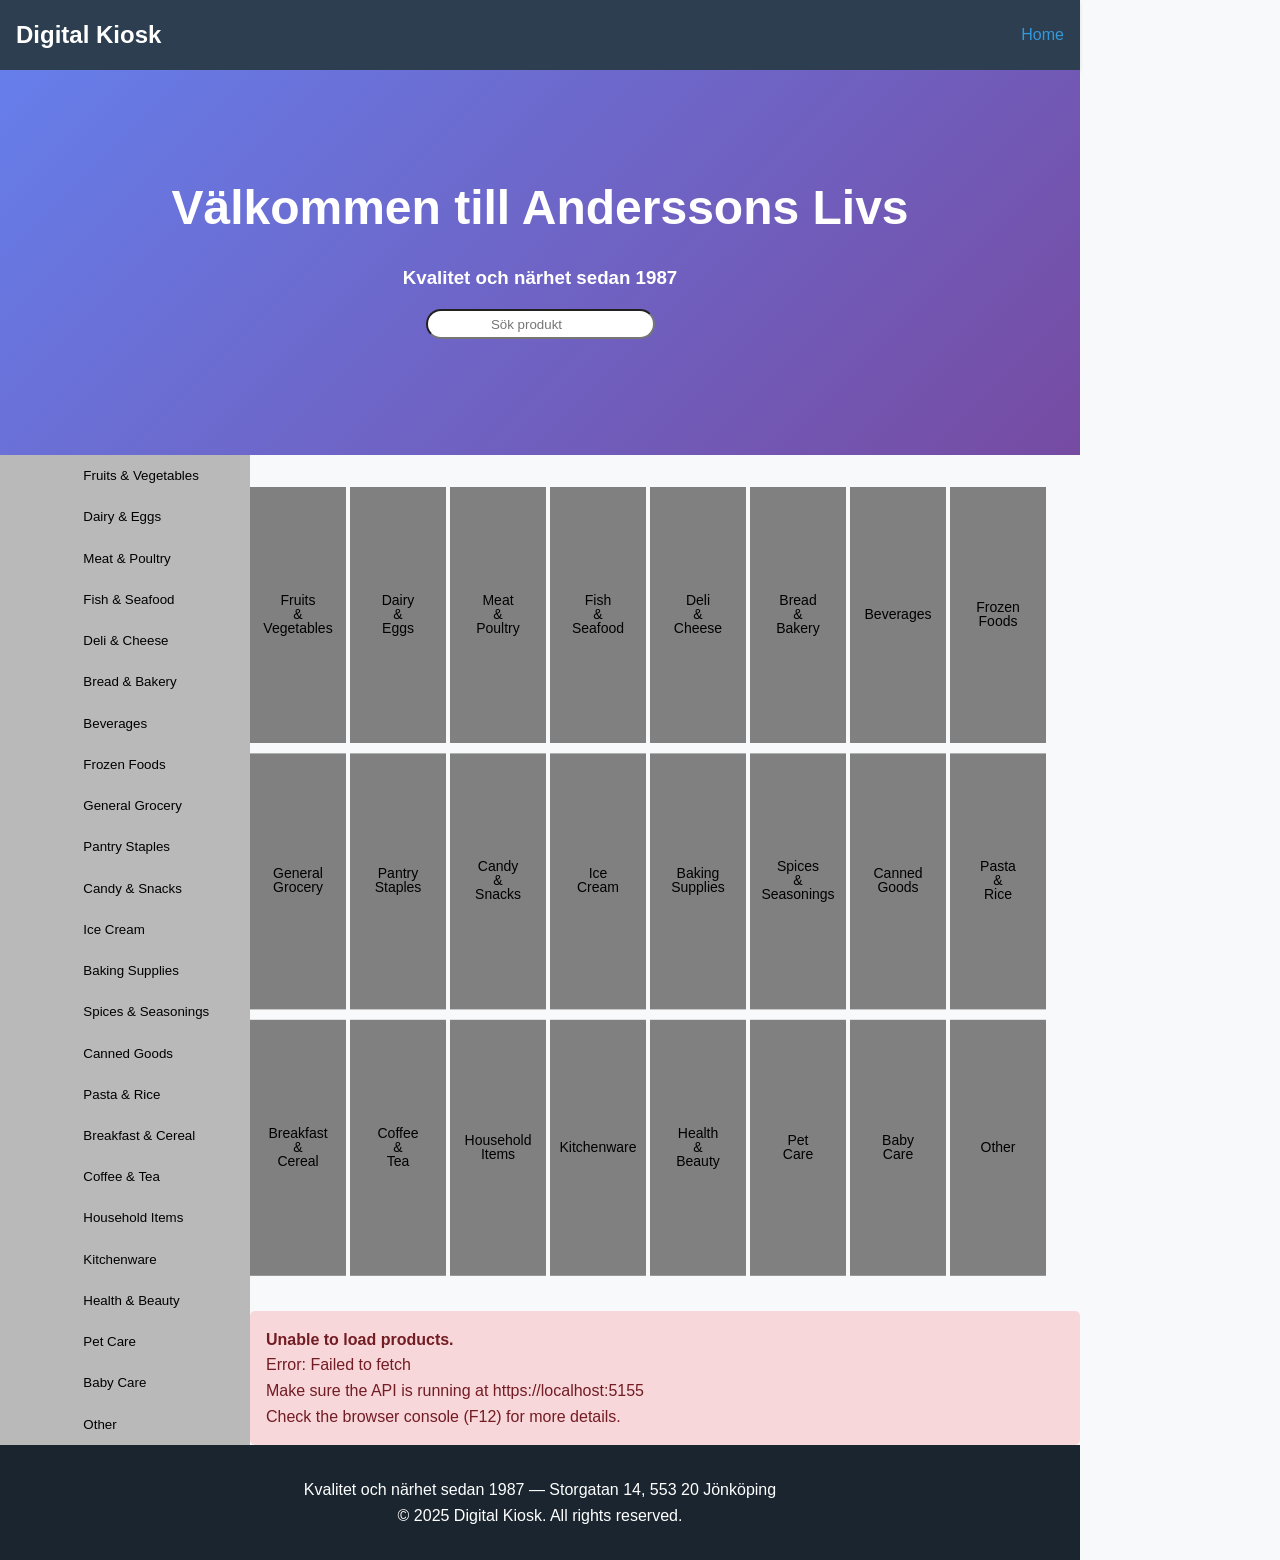
<file: html/index.html>
<!doctype html>
<html lang="sv-SE">
  <head>
    <meta charset="UTF-8" />
    <meta name="viewport" content="width=device-width, initial-scale=1.0" />
    <title>Digital Kiosk - Welcome</title>
    <link rel="stylesheet" href="css/styles.css" />
  </head>

  <body>
    <!-- <div class="wrapper"> -->
    <nav class="navbar">
      <div class="container">
        <div class="nav-brand">
          <h1>Digital Kiosk</h1>
        </div>
        <ul class="nav-menu">
          <li><a href="index.html" class="active">Home</a></li>
        </ul>
      </div>
    </nav>

    <header class="hero">
      <div class="hero-content">
        <h2>Välkommen till Anderssons Livs</h2>
        <h3 class="hero-h3">Kvalitet och närhet sedan 1987</h3>

        <input
          class="sökfält"
          type="text"
          id="myInput"
          placeholder="  Sök produkt"
        />
        <div class="keyboard-container">
          <div class="keyboard-row-1234">
            <button data-char="1" class="key">1</button>
            <button data-char="2" class="key">2</button>
            <button data-char="3" class="key">3</button>
            <button data-char="4" class="key">4</button>
            <button data-char="5" class="key">5</button>
            <button data-char="6" class="key">6</button>
            <button data-char="7" class="key">7</button>
            <button data-char="8" class="key">8</button>
            <button data-char="9" class="key">9</button>
            <button data-char="0" class="key">0</button>
            <button data-char="Backspace" class="key">⌫</button>
          </div>

          <div class="keyboard-row-qwerty">
            <button data-char="Q" class="key">Q</button>
            <button data-char="W" class="key">W</button>
            <button data-char="E" class="key">E</button>
            <button data-char="R" class="key">R</button>
            <button data-char="T" class="key">T</button>
            <button data-char="Y" class="key">Y</button>
            <button data-char="U" class="key">U</button>
            <button data-char="I" class="key">I</button>
            <button data-char="O" class="key">O</button>
            <button data-char="P" class="key">P</button>
            <button data-char="Å" class="key">Å</button>
          </div>

          <div class="keyboard-row-asdfg">
            <button data-char="A" class="key">A</button>
            <button data-char="S" class="key">S</button>
            <button data-char="D" class="key">D</button>
            <button data-char="F" class="key">F</button>
            <button data-char="G" class="key">G</button>
            <button data-char="H" class="key">H</button>
            <button data-char="J" class="key">J</button>
            <button data-char="K" class="key">K</button>
            <button data-char="L" class="key">L</button>
            <button data-char="Ö" class="key">Ö</button>
            <button data-char="Ä" class="key">Ä</button>
          </div>

          <div class="keyboard-row">
            <button data-char="Z" class="key">Z</button>
            <button data-char="X" class="key">X</button>
            <button data-char="C" class="key">C</button>
            <button data-char="V" class="key">V</button>
            <button data-char="B" class="key">B</button>
            <button data-char="N" class="key">N</button>
            <button data-char="M" class="key">M</button>
          </div>

          <div class="keyboard-space-row">
            <button data-char=" " class="key">Space</button>
          </div>
        </div>
      </div>
    </header>

    <main class="container">
      <aside class="container">
        <article class="splitMainScreen">
          <section class="listCategory">
            <div class="category-item">
              <button class="ListedItems" data-section="FruitsAndVegetables">
                Fruits &amp; Vegetables
              </button>
            </div>
            <div class="category-item">
              <button class="ListedItems" data-section="Dairy">
                Dairy &amp; Eggs
              </button>
            </div>
            <div class="category-item">
              <button class="ListedItems" data-section="Meat">
                Meat &amp; Poultry
              </button>
            </div>
            <div class="category-item">
              <button class="ListedItems" data-section="Fish">
                Fish &amp; Seafood
              </button>
            </div>
            <div class="category-item">
              <button class="ListedItems" data-section="Deli">
                Deli &amp; Cheese
              </button>
            </div>
            <div class="category-item">
              <button class="ListedItems" data-section="Bread">
                Bread &amp; Bakery
              </button>
            </div>
            <div class="category-item">
              <button class="ListedItems" data-section="Beverages">
                Beverages
              </button>
            </div>
            <div class="category-item">
              <button class="ListedItems" data-section="Frozen">
                Frozen Foods
              </button>
            </div>
            <div class="category-item">
              <button class="ListedItems" data-section="Grocery">
                General Grocery
              </button>
            </div>
            <div class="category-item">
              <button class="ListedItems" data-section="Pantry">
                Pantry Staples
              </button>
            </div>
            <div class="category-item">
              <button class="ListedItems" data-section="Candy">
                Candy &amp; Snacks
              </button>
            </div>
            <div class="category-item">
              <button class="ListedItems" data-section="IceCream">
                Ice Cream
              </button>
            </div>
            <div class="category-item">
              <button class="ListedItems" data-section="Baking">
                Baking Supplies
              </button>
            </div>
            <div class="category-item">
              <button class="ListedItems" data-section="Spices">
                Spices &amp; Seasonings
              </button>
            </div>
            <div class="category-item">
              <button class="ListedItems" data-section="CannedGoods">
                Canned Goods
              </button>
            </div>
            <div class="category-item">
              <button class="ListedItems" data-section="Pasta">
                Pasta &amp; Rice
              </button>
            </div>
            <div class="category-item">
              <button class="ListedItems" data-section="Breakfast">
                Breakfast &amp; Cereal
              </button>
            </div>
            <div class="category-item">
              <button class="ListedItems" data-section="Coffee">
                Coffee &amp; Tea
              </button>
            </div>
            <div class="category-item">
              <button class="ListedItems" data-section="Household">
                Household Items
              </button>
            </div>
            <div class="category-item">
              <button class="ListedItems" data-section="Kitchenware">
                Kitchenware
              </button>
            </div>
            <div class="category-item">
              <button class="ListedItems" data-section="Hygiene">
                Health &amp; Beauty
              </button>
            </div>
            <div class="category-item">
              <button class="ListedItems" data-section="Pets">Pet Care</button>
            </div>
            <div class="category-item">
              <button class="ListedItems" data-section="Baby">Baby Care</button>
            </div>
            <div class="category-item">
              <button class="ListedItems" data-section="Other">Other</button>
            </div>
          </section>
          <section>
            <section class="product-grid">
              <article class="product-card">
                <img src="https://picsum.photos/300/150" alt="Produktbild" />
                <div class="product-info">
                  <h2 class="product-name">Produktnamn</h2>
                  <p class="product-price">199 kr</p>
                  <section class="product-button">
                    <button class="show-button">Visa mer</button>
                    <button class="add-button">Lägg till</button>
                  </section>
                </div>
              </article>

              <article class="product-card">
                <img src="https://picsum.photos/300/150" alt="Produktbild" />
                <div class="product-info">
                  <h2 class="product-name">Produktnamn</h2>
                  <p class="product-price">199 kr</p>
                  <section class="product-button">
                    <button class="show-button">Visa mer</button>
                    <button class="add-button">Lägg till</button>
                  </section>
                </div>
              </article>

              <article class="product-card">
                <img src="https://picsum.photos/300/150" alt="Produktbild" />
                <div class="product-info">
                  <h2 class="product-name">Produktnamn</h2>
                  <p class="product-price">199 kr</p>
                  <section class="product-button">
                    <button class="show-button">Visa mer</button>
                    <button class="add-button">Lägg till</button>
                  </section>
                </div>
              </article>

              <article class="product-card">
                <img src="https://picsum.photos/300/150" alt="Produktbild" />
                <div class="product-info">
                  <h2 class="product-name">Produktnamn</h2>
                  <p class="product-price">199 kr</p>
                  <section class="product-button">
                    <button class="show-button">Visa mer</button>
                    <button class="add-button">Lägg till</button>
                  </section>
                </div>
              </article>
            </section>
            <article class="productview"></article>
            <section>
              <div class="StoreMap">
                <canvas id="store-map" width="800" height="800"></canvas>
                <div id="error-message"></div>
                <div id="products-list"></div>
              </div>
            </section>
          </section>
        </article>
      </aside>
    </main>

    <footer class="footer">
      <div class="container">
        <p>Kvalitet och närhet sedan 1987 — Storgatan 14, 553 20 Jönköping</p>
        <p>&copy; 2025 Digital Kiosk. All rights reserved.</p>
      </div>
    </footer>

    <script src="js/store-map.js"></script>
    <script src="js/api.js"></script>
    <script src="js/products.js"></script>
    <script src="js/keyboard.js"></script>
    <!-- </div> -->
  </body>
</html>
</file>
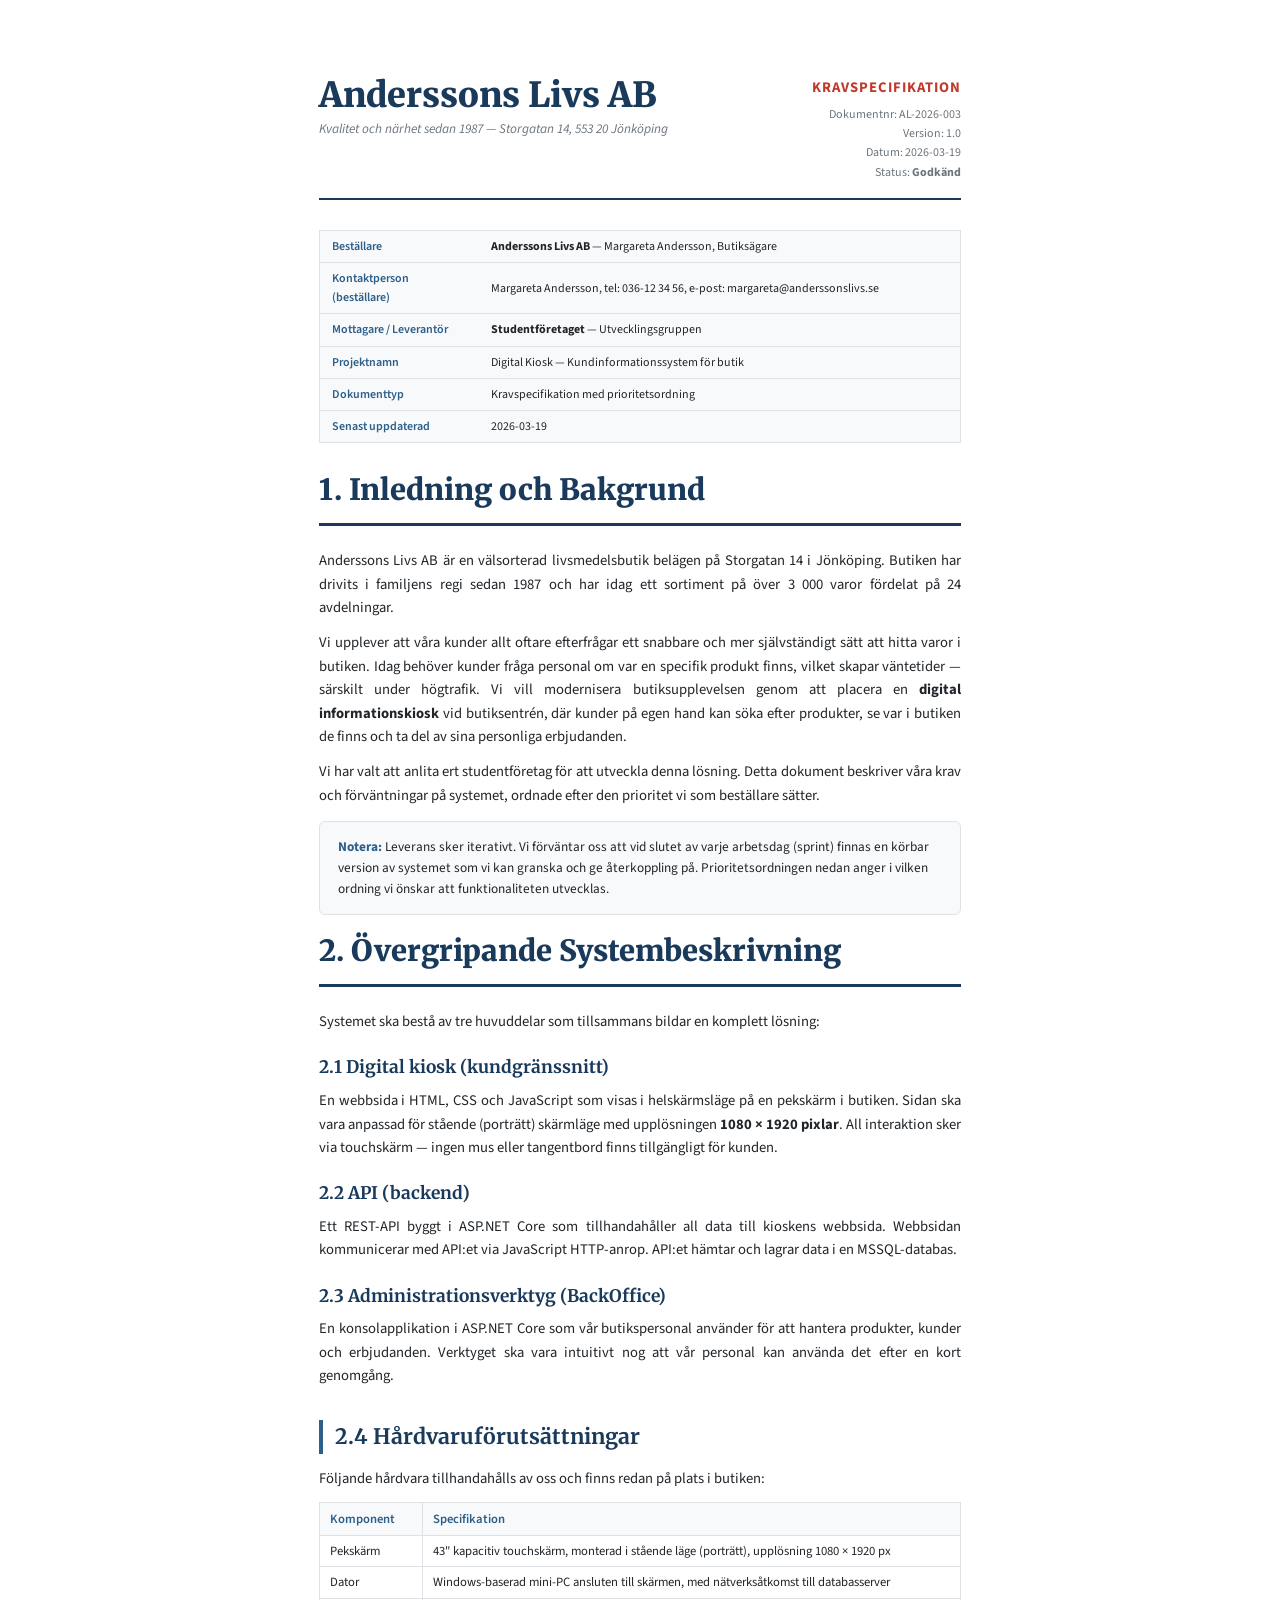
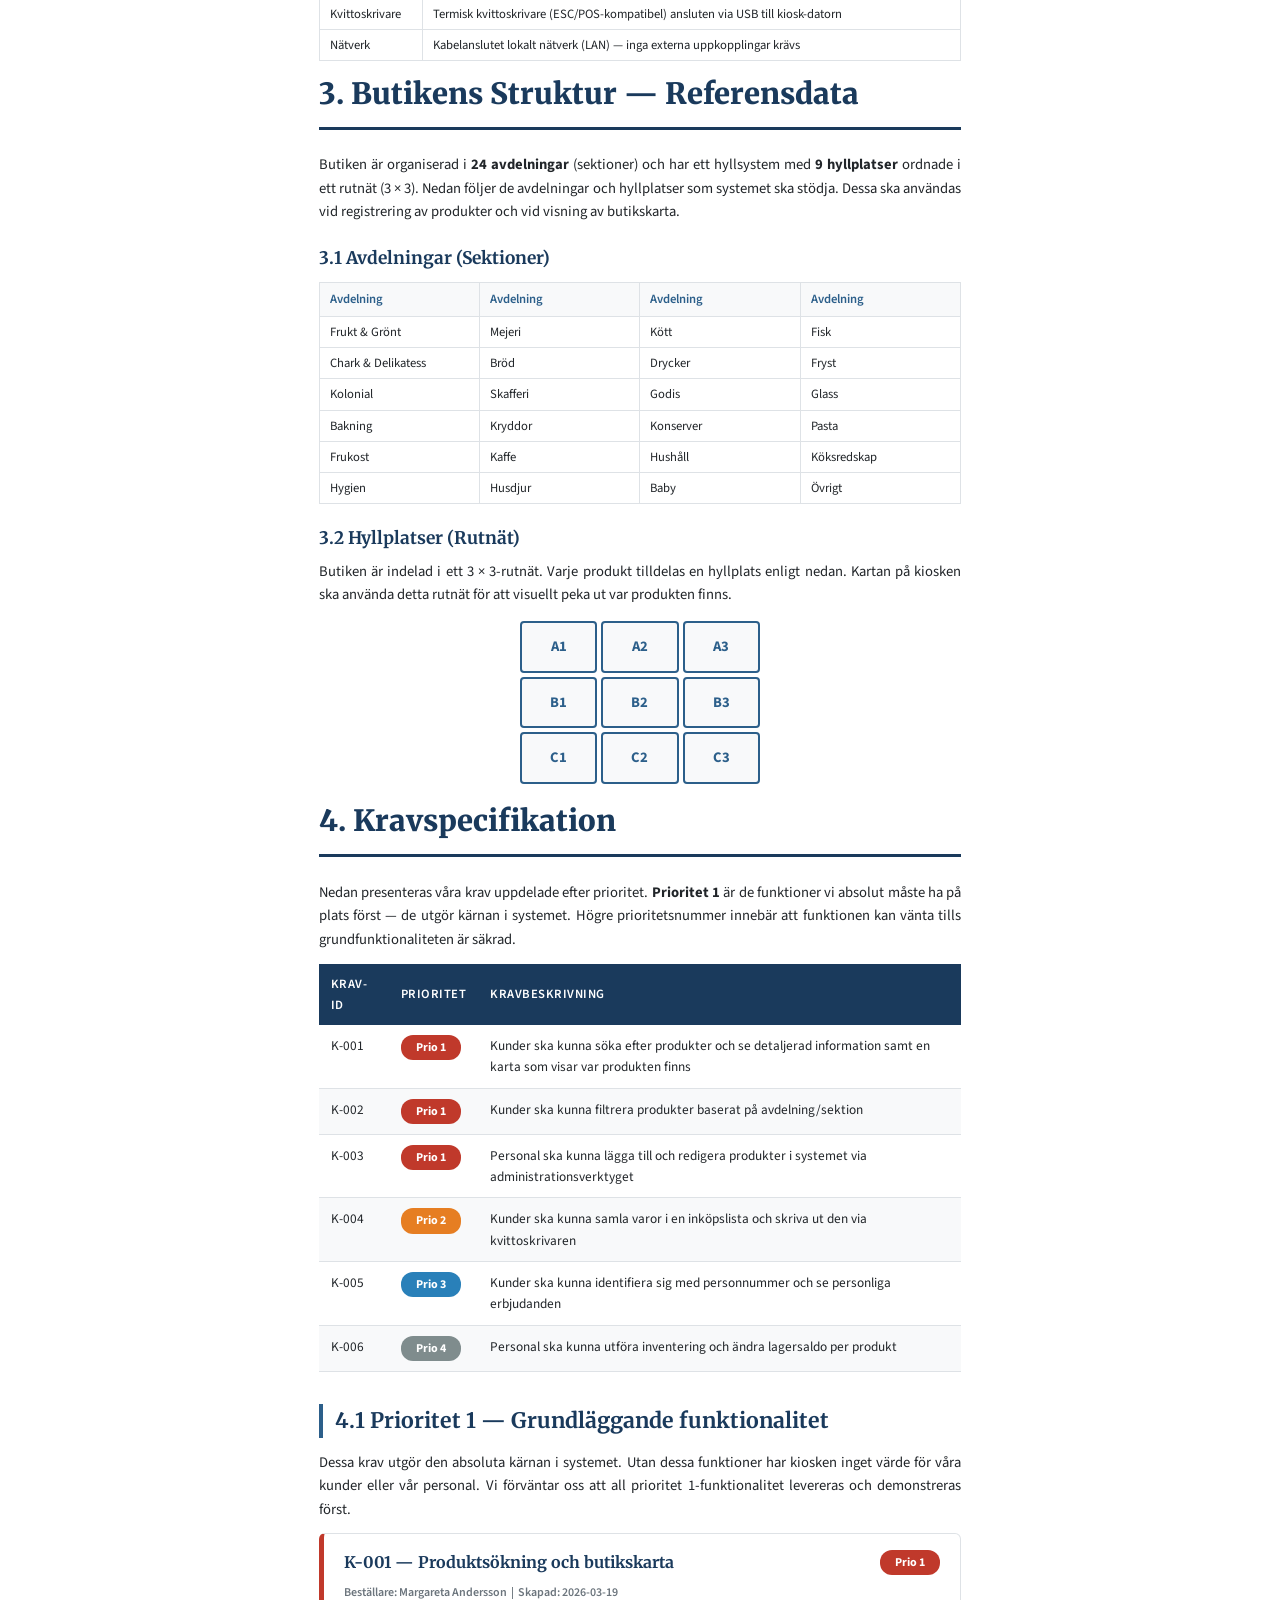
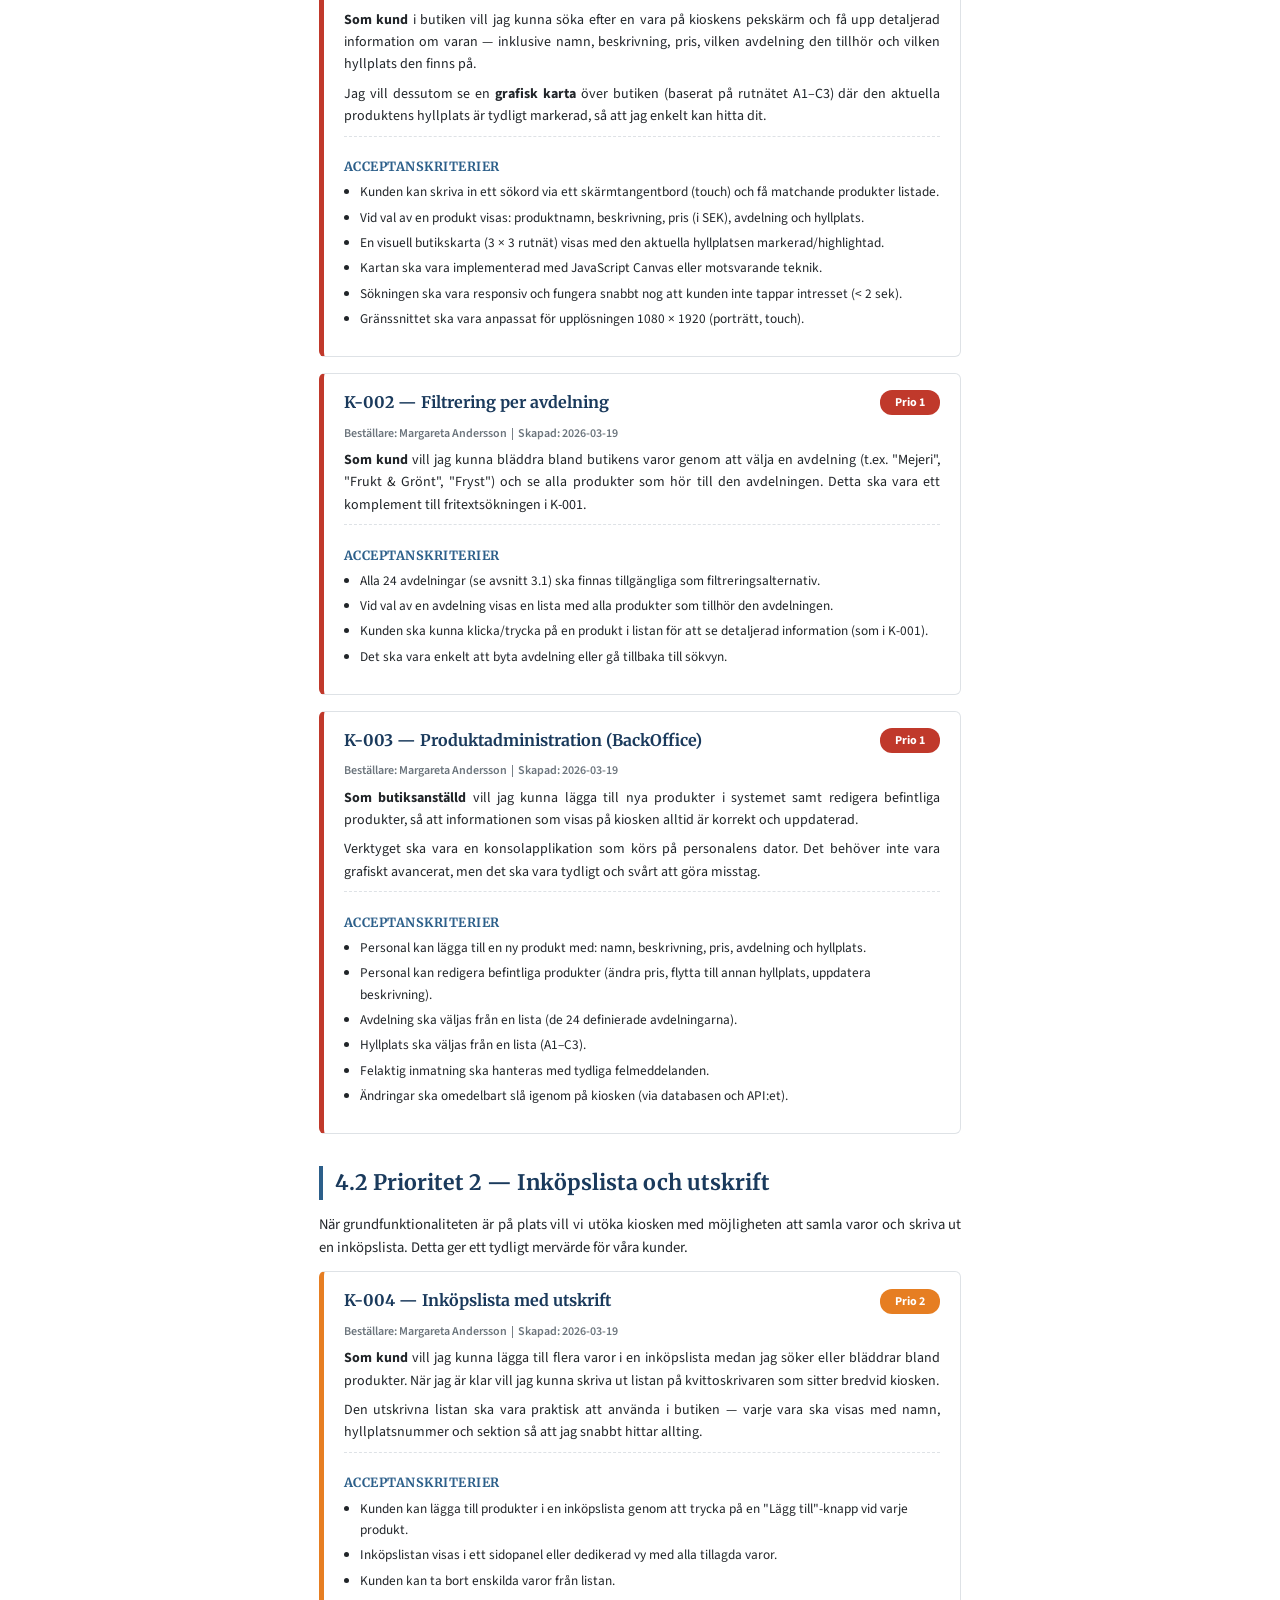
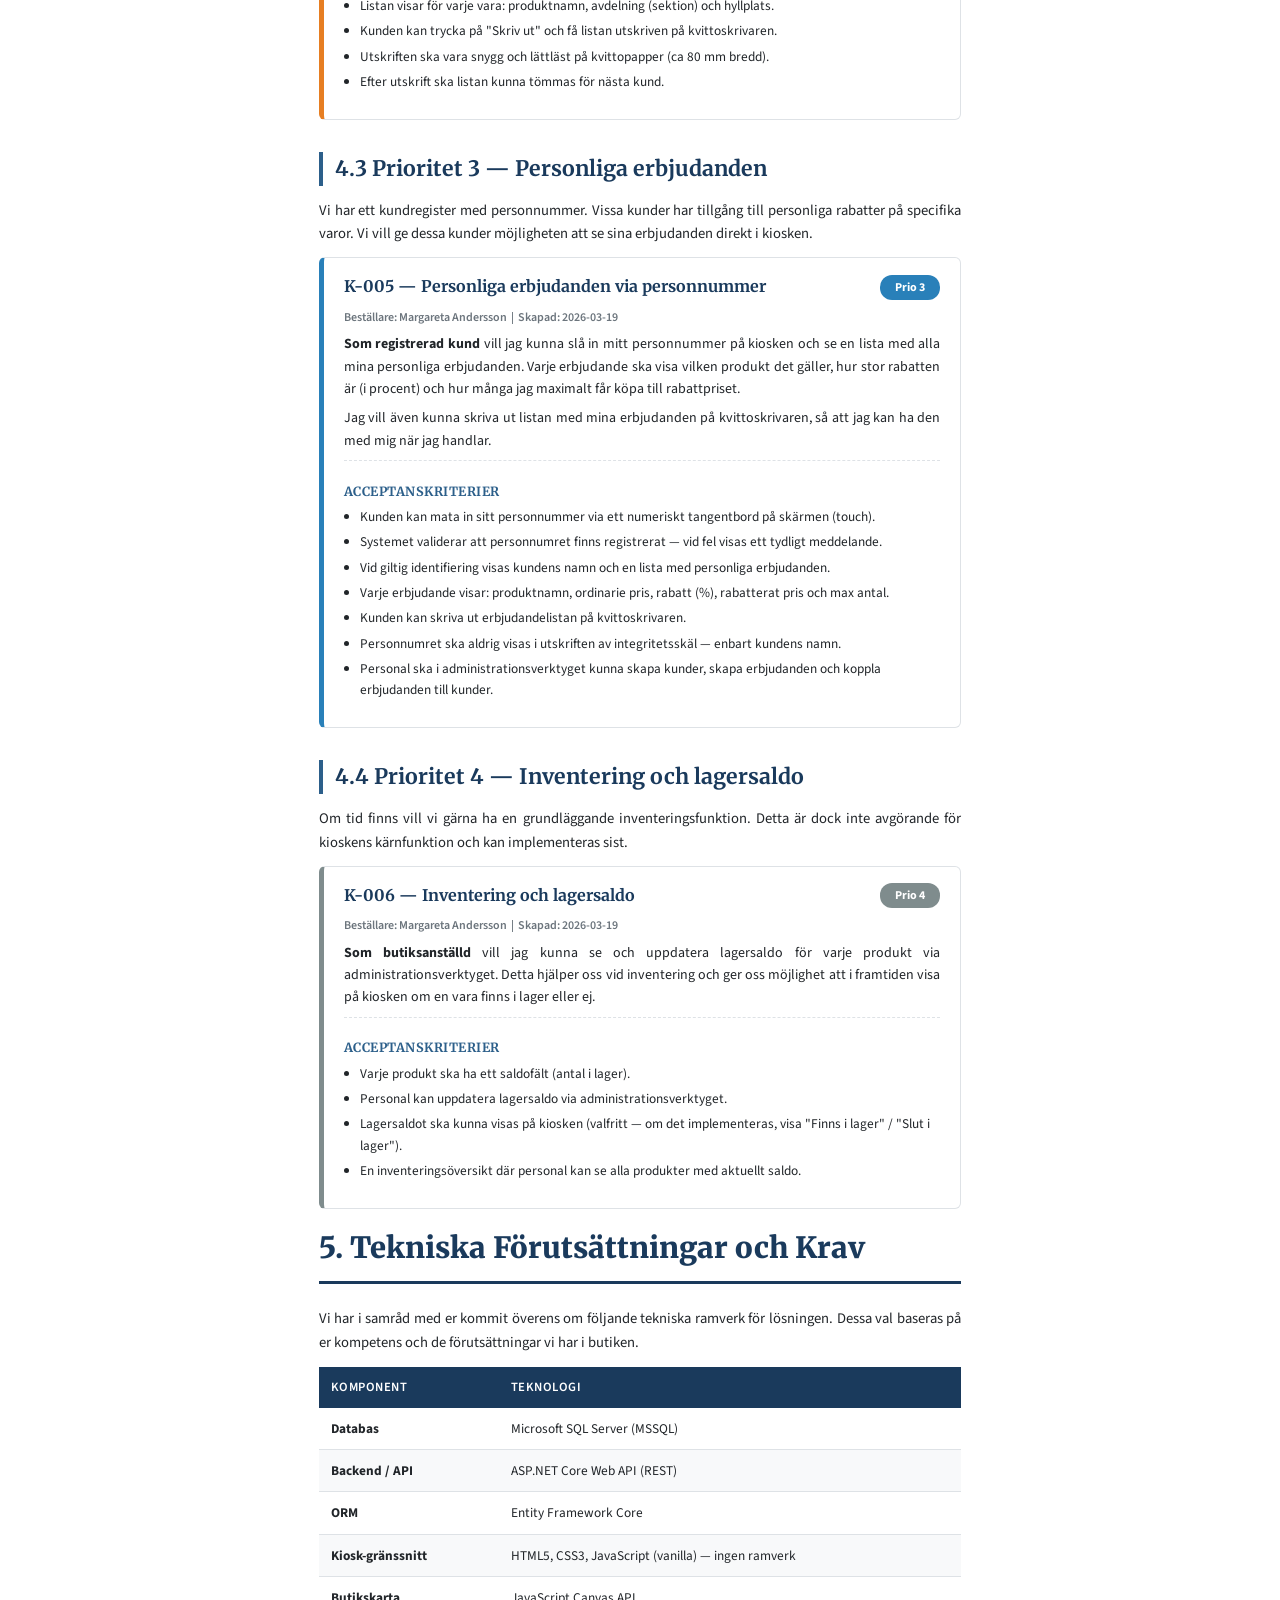
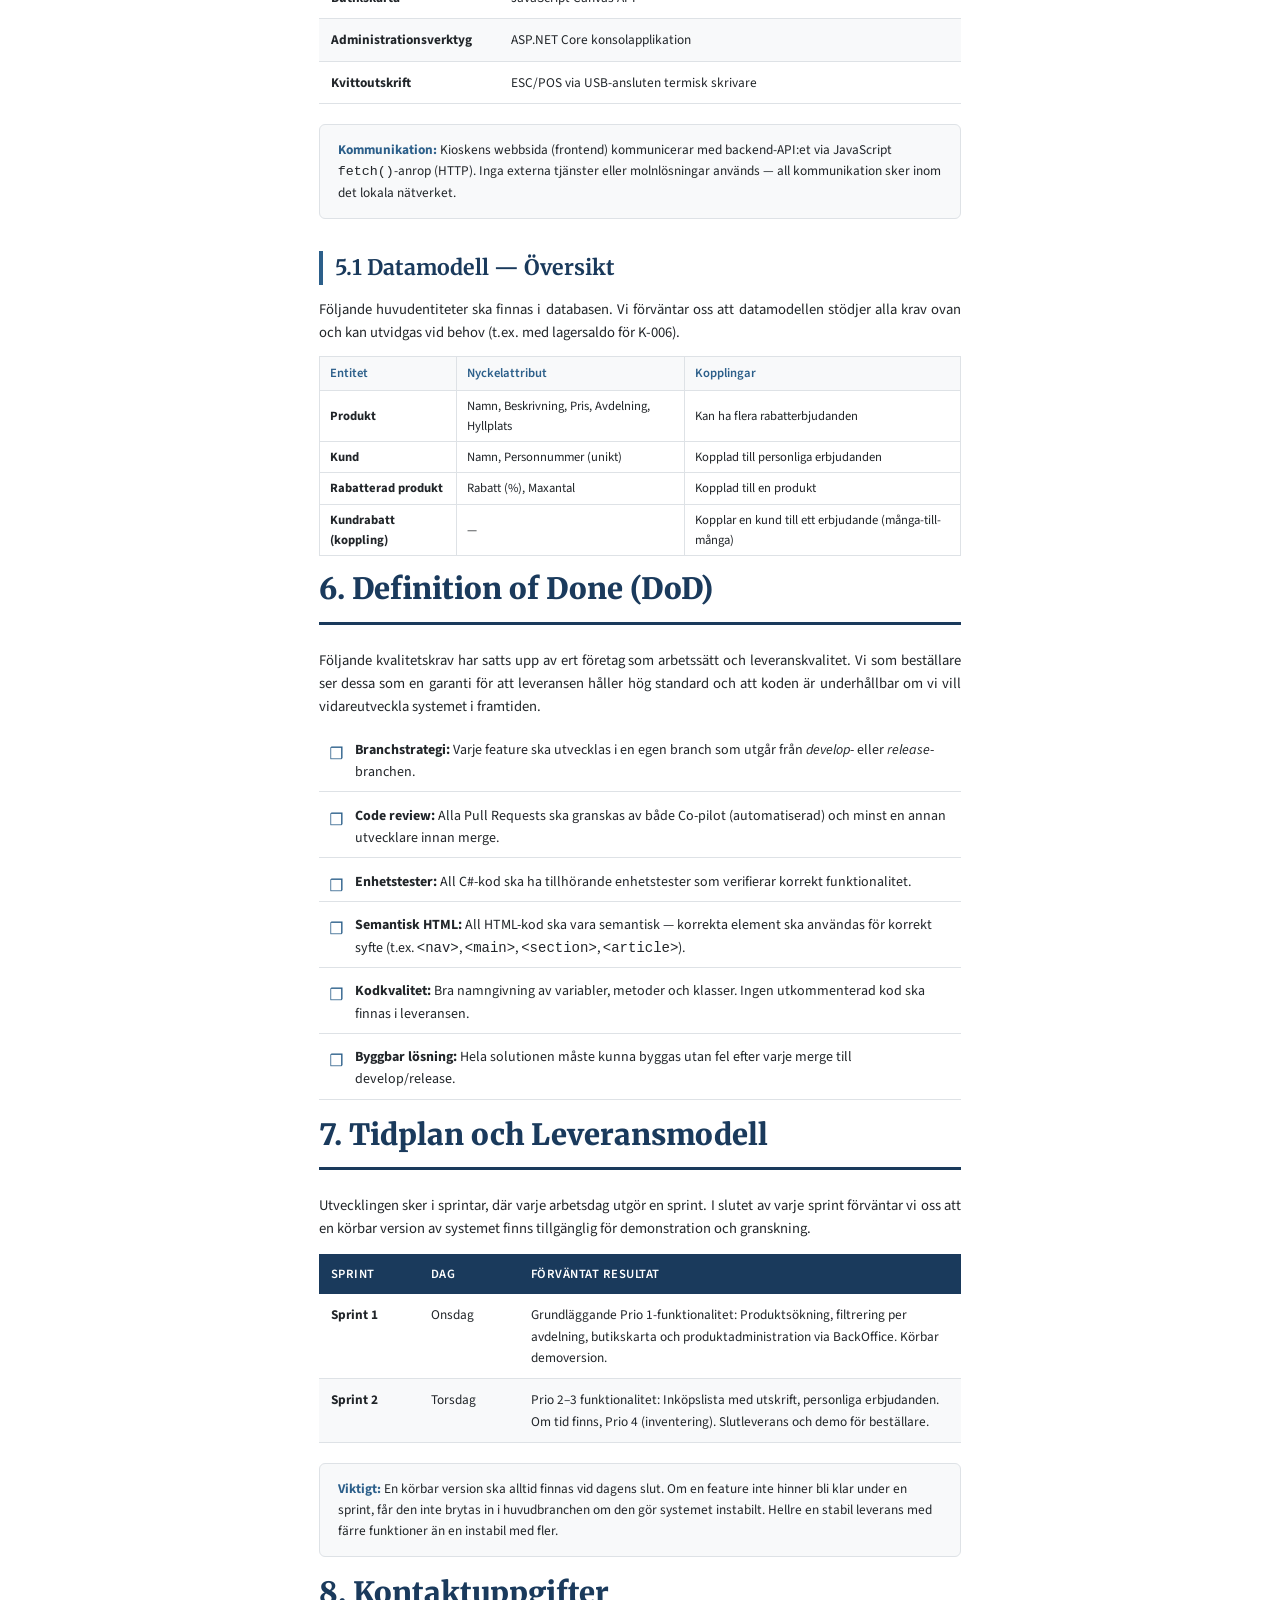
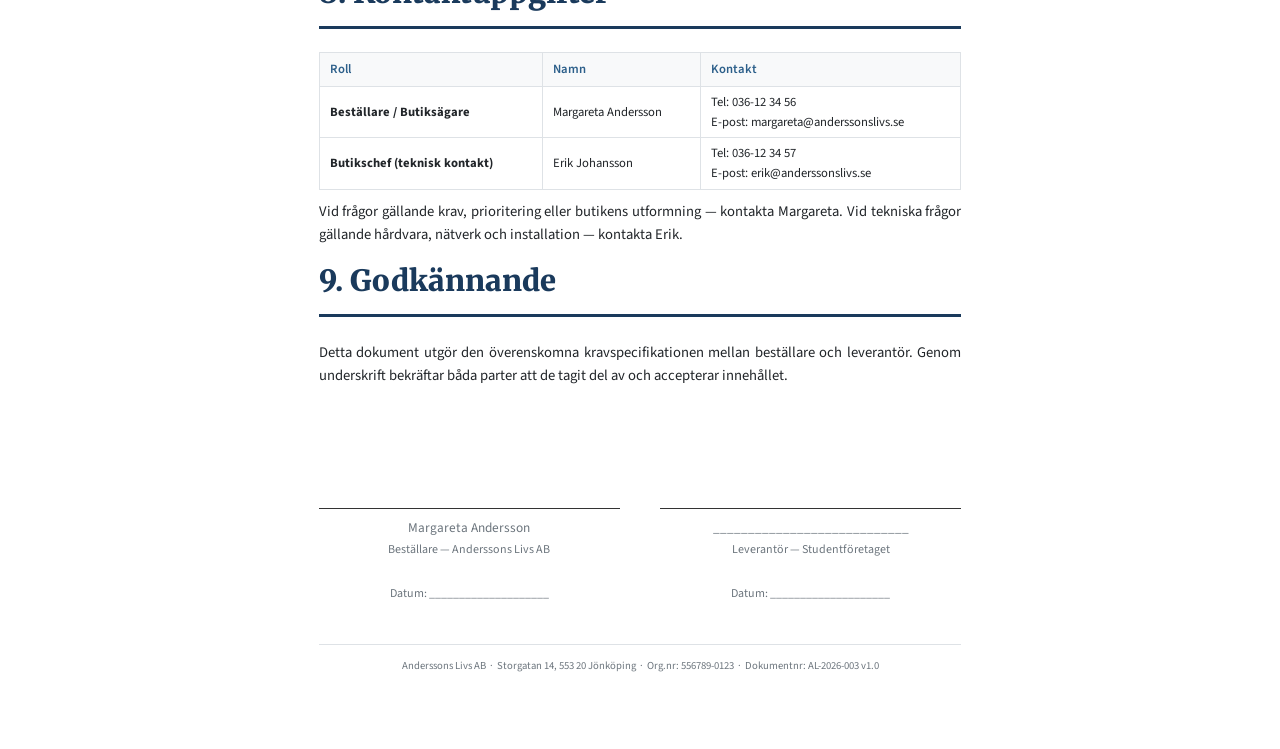
<file: Dokument/Beställardokument.html>
<!DOCTYPE html>
<html lang="sv">
<head>
    <meta charset="UTF-8">
    <meta name="viewport" content="width=device-width, initial-scale=1.0">
    <title>Kravspecifikation — Digital Kiosk för Anderssons Livs AB</title>
    <style>
        /* ============================================
           TYPOGRAFI & GRUNDFORMAT
           ============================================ */
        @import url('https://fonts.googleapis.com/css2?family=Merriweather:wght@400;700;900&family=Source+Sans+Pro:wght@300;400;600;700&display=swap');

        :root {
            --color-primary: #1a3a5c;
            --color-secondary: #2c5f8a;
            --color-accent: #c0392b;
            --color-prio1: #c0392b;
            --color-prio2: #e67e22;
            --color-prio3: #2980b9;
            --color-prio4: #7f8c8d;
            --color-bg-light: #f8f9fa;
            --color-border: #dee2e6;
            --color-text: #212529;
            --color-text-muted: #6c757d;
        }

        * {
            margin: 0;
            padding: 0;
            box-sizing: border-box;
        }

        body {
            font-family: 'Source Sans Pro', 'Segoe UI', Arial, sans-serif;
            font-size: 11pt;
            line-height: 1.6;
            color: var(--color-text);
            background: #fff;
            max-width: 210mm;
            margin: 0 auto;
            padding: 20mm;
        }

        h1, h2, h3, h4 {
            font-family: 'Merriweather', 'Georgia', serif;
            color: var(--color-primary);
            margin-bottom: 0.5em;
        }

        h1 {
            font-size: 22pt;
            font-weight: 900;
            border-bottom: 3px solid var(--color-primary);
            padding-bottom: 0.3em;
            margin-bottom: 0.8em;
        }

        h2 {
            font-size: 16pt;
            font-weight: 700;
            margin-top: 1.5em;
            margin-bottom: 0.6em;
            border-left: 4px solid var(--color-secondary);
            padding-left: 12px;
        }

        h3 {
            font-size: 13pt;
            font-weight: 700;
            margin-top: 1.2em;
            margin-bottom: 0.4em;
        }

        h4 {
            font-size: 11pt;
            font-weight: 700;
            color: var(--color-secondary);
            margin-top: 1em;
        }

        p {
            margin-bottom: 0.8em;
            text-align: justify;
        }

        ul, ol {
            margin-left: 1.5em;
            margin-bottom: 0.8em;
        }

        li {
            margin-bottom: 0.3em;
        }

        /* ============================================
           SIDHUVUD / DOKUMENTINFO
           ============================================ */
        .document-header {
            display: flex;
            justify-content: space-between;
            align-items: flex-start;
            border-bottom: 2px solid var(--color-primary);
            padding-bottom: 16px;
            margin-bottom: 30px;
        }

        .document-header .logo-area {
            flex: 1;
        }

        .document-header .logo-area .company-name {
            font-family: 'Merriweather', serif;
            font-size: 26pt;
            font-weight: 900;
            color: var(--color-primary);
            line-height: 1.1;
        }

        .document-header .logo-area .company-tagline {
            font-size: 10pt;
            color: var(--color-text-muted);
            font-style: italic;
            margin-top: 4px;
        }

        .document-header .meta-area {
            text-align: right;
            font-size: 9pt;
            color: var(--color-text-muted);
            min-width: 180px;
        }

        .document-header .meta-area .doc-type {
            font-size: 11pt;
            font-weight: 700;
            color: var(--color-accent);
            text-transform: uppercase;
            letter-spacing: 1px;
            margin-bottom: 6px;
        }

        .meta-table {
            width: 100%;
            border-collapse: collapse;
            font-size: 9pt;
            margin-bottom: 24px;
            background: var(--color-bg-light);
            border: 1px solid var(--color-border);
        }

        .meta-table td {
            padding: 6px 12px;
            border-bottom: 1px solid var(--color-border);
        }

        .meta-table td:first-child {
            font-weight: 600;
            width: 160px;
            color: var(--color-secondary);
        }

        /* ============================================
           TABELLER
           ============================================ */
        table.requirements {
            width: 100%;
            border-collapse: collapse;
            margin: 1em 0 1.5em 0;
            font-size: 10pt;
        }

        table.requirements thead {
            background: var(--color-primary);
            color: #fff;
        }

        table.requirements th {
            padding: 10px 12px;
            text-align: left;
            font-weight: 600;
            font-size: 9.5pt;
            text-transform: uppercase;
            letter-spacing: 0.5px;
        }

        table.requirements td {
            padding: 10px 12px;
            border-bottom: 1px solid var(--color-border);
            vertical-align: top;
        }

        table.requirements tbody tr:nth-child(even) {
            background: var(--color-bg-light);
        }

        table.requirements tbody tr:hover {
            background: #e8f0fe;
        }

        /* Prio badges */
        .prio-badge {
            display: inline-block;
            padding: 3px 10px;
            border-radius: 12px;
            font-size: 9pt;
            font-weight: 700;
            color: #fff;
            text-align: center;
            min-width: 60px;
        }

        .prio-1 { background: var(--color-prio1); }
        .prio-2 { background: var(--color-prio2); }
        .prio-3 { background: var(--color-prio3); }
        .prio-4 { background: var(--color-prio4); }

        /* ============================================
           KRAV-KORT
           ============================================ */
        .requirement-card {
            border: 1px solid var(--color-border);
            border-radius: 6px;
            padding: 16px 20px;
            margin-bottom: 16px;
            background: #fff;
            border-left: 5px solid var(--color-prio1);
        }

        .requirement-card.prio-2-card { border-left-color: var(--color-prio2); }
        .requirement-card.prio-3-card { border-left-color: var(--color-prio3); }
        .requirement-card.prio-4-card { border-left-color: var(--color-prio4); }

        .requirement-card .card-header {
            display: flex;
            justify-content: space-between;
            align-items: center;
            margin-bottom: 8px;
        }

        .requirement-card .card-title {
            font-family: 'Merriweather', serif;
            font-size: 12pt;
            font-weight: 700;
            color: var(--color-primary);
        }

        .requirement-card .card-id {
            font-size: 9pt;
            color: var(--color-text-muted);
            font-weight: 600;
        }

        .requirement-card p {
            font-size: 10.5pt;
            margin-bottom: 0.5em;
        }

        .requirement-card .acceptance-criteria {
            margin-top: 8px;
            padding-top: 8px;
            border-top: 1px dashed var(--color-border);
        }

        .requirement-card .acceptance-criteria h4 {
            font-size: 9.5pt;
            text-transform: uppercase;
            letter-spacing: 0.5px;
            margin-bottom: 4px;
        }

        .requirement-card .acceptance-criteria ul {
            font-size: 10pt;
            margin-left: 1.2em;
        }

        /* ============================================
           DoD / CHECKLISTA
           ============================================ */
        .dod-list {
            list-style: none;
            margin-left: 0;
            padding: 0;
        }

        .dod-list li {
            padding: 8px 12px 8px 36px;
            border-bottom: 1px solid var(--color-border);
            position: relative;
            font-size: 10.5pt;
        }

        .dod-list li::before {
            content: "☐";
            position: absolute;
            left: 10px;
            top: 8px;
            font-size: 14pt;
            color: var(--color-secondary);
        }

        /* ============================================
           REFERENSTABELL (Sektioner / Hyllplatser)
           ============================================ */
        table.reference {
            width: 100%;
            border-collapse: collapse;
            margin: 0.8em 0;
            font-size: 9.5pt;
        }

        table.reference th {
            background: var(--color-bg-light);
            padding: 6px 10px;
            text-align: left;
            font-weight: 600;
            border: 1px solid var(--color-border);
            color: var(--color-secondary);
        }

        table.reference td {
            padding: 5px 10px;
            border: 1px solid var(--color-border);
        }

        /* ============================================
           BUTIKSKARTA ILLUSTRATION
           ============================================ */
        .store-grid {
            display: grid;
            grid-template-columns: repeat(3, 1fr);
            gap: 4px;
            max-width: 240px;
            margin: 1em auto;
        }

        .store-grid .cell {
            background: var(--color-bg-light);
            border: 2px solid var(--color-secondary);
            padding: 12px;
            text-align: center;
            font-weight: 700;
            font-size: 11pt;
            color: var(--color-secondary);
            border-radius: 4px;
        }

        /* ============================================
           UNDERSKRIFTER
           ============================================ */
        .signatures {
            display: flex;
            justify-content: space-between;
            margin-top: 60px;
            gap: 40px;
        }

        .signature-block {
            flex: 1;
            text-align: center;
        }

        .signature-line {
            border-top: 1px solid #333;
            margin-top: 60px;
            padding-top: 8px;
            font-size: 10pt;
            color: var(--color-text-muted);
        }

        .signature-label {
            font-size: 9pt;
            color: var(--color-text-muted);
            margin-top: 2px;
        }

        /* ============================================
           SIDFOT
           ============================================ */
        .page-footer {
            margin-top: 40px;
            padding-top: 12px;
            border-top: 1px solid var(--color-border);
            font-size: 8pt;
            color: var(--color-text-muted);
            text-align: center;
        }

        /* ============================================
           SIDBRYTNINGAR FÖR PRINT / PDF
           ============================================ */
        @page {
            size: A4;
            margin: 18mm 20mm;
        }

        @media print {
            body {
                padding: 0;
                font-size: 10pt;
            }

            .no-print {
                display: none;
            }

            .page-break {
                page-break-before: always;
            }

            .requirement-card {
                page-break-inside: avoid;
            }

            table.requirements tr {
                page-break-inside: avoid;
            }

            h2, h3 {
                page-break-after: avoid;
            }

            .signatures {
                page-break-inside: avoid;
            }
        }

        /* ============================================
           INFOBANNER
           ============================================ */
        .info-banner {
            background: var(--color-bg-light);
            border: 1px solid var(--color-border);
            border-radius: 6px;
            padding: 14px 18px;
            margin: 1em 0;
            font-size: 10pt;
        }

        .info-banner strong {
            color: var(--color-secondary);
        }

        /* Konfidentialitet */
        .confidential-stamp {
            text-align: center;
            font-size: 9pt;
            font-weight: 600;
            color: var(--color-accent);
            text-transform: uppercase;
            letter-spacing: 2px;
            margin-bottom: 20px;
            padding: 6px;
            border: 2px solid var(--color-accent);
            border-radius: 4px;
            display: inline-block;
        }
    </style>
</head>
<body>

    <!-- ============================================
         SIDHUVUD
         ============================================ -->
    <div class="document-header">
        <div class="logo-area">
            <div class="company-name">Anderssons Livs AB</div>
            <div class="company-tagline">Kvalitet och närhet sedan 1987 — Storgatan 14, 553 20 Jönköping</div>
        </div>
        <div class="meta-area">
            <div class="doc-type">Kravspecifikation</div>
            Dokumentnr: AL-2026-003<br>
            Version: 1.0<br>
            Datum: 2026-03-19<br>
            Status: <strong>Godkänd</strong>
        </div>
    </div>

    <!-- Dokumentmetadata -->
    <table class="meta-table">
        <tr>
            <td>Beställare</td>
            <td><strong>Anderssons Livs AB</strong> — Margareta Andersson, Butiksägare</td>
        </tr>
        <tr>
            <td>Kontaktperson (beställare)</td>
            <td>Margareta Andersson, tel: 036-12 34 56, e-post: margareta@anderssonslivs.se</td>
        </tr>
        <tr>
            <td>Mottagare / Leverantör</td>
            <td><strong>Studentföretaget</strong> — Utvecklingsgruppen</td>
        </tr>
        <tr>
            <td>Projektnamn</td>
            <td>Digital Kiosk — Kundinformationssystem för butik</td>
        </tr>
        <tr>
            <td>Dokumenttyp</td>
            <td>Kravspecifikation med prioritetsordning</td>
        </tr>
        <tr>
            <td>Senast uppdaterad</td>
            <td>2026-03-19</td>
        </tr>
    </table>

    <!-- ============================================
         1. INLEDNING
         ============================================ -->
    <h1>1. Inledning och Bakgrund</h1>

    <p>
        Anderssons Livs AB är en välsorterad livsmedelsbutik belägen på Storgatan 14 i Jönköping. Butiken har drivits
        i familjens regi sedan 1987 och har idag ett sortiment på över 3 000 varor fördelat på 24 avdelningar.
    </p>
    <p>
        Vi upplever att våra kunder allt oftare efterfrågar ett snabbare och mer självständigt sätt att hitta varor
        i butiken. Idag behöver kunder fråga personal om var en specifik produkt finns, vilket skapar väntetider
        — särskilt under högtrafik. Vi vill modernisera butiksupplevelsen genom att placera en <strong>digital informationskiosk</strong>
        vid butiksentrén, där kunder på egen hand kan söka efter produkter, se var i butiken de finns och ta del av
        sina personliga erbjudanden.
    </p>
    <p>
        Vi har valt att anlita ert studentföretag för att utveckla denna lösning. Detta dokument beskriver våra
        krav och förväntningar på systemet, ordnade efter den prioritet vi som beställare sätter.
    </p>

    <div class="info-banner">
        <strong>Notera:</strong> Leverans sker iterativt. Vi förväntar oss att vid slutet av varje arbetsdag (sprint)
        finnas en körbar version av systemet som vi kan granska och ge återkoppling på. Prioritetsordningen nedan
        anger i vilken ordning vi önskar att funktionaliteten utvecklas.
    </div>

    <!-- ============================================
         2. SYSTEMBESKRIVNING
         ============================================ -->
    <h1 class="page-break">2. Övergripande Systembeskrivning</h1>

    <p>
        Systemet ska bestå av tre huvuddelar som tillsammans bildar en komplett lösning:
    </p>

    <h3>2.1 Digital kiosk (kundgränssnitt)</h3>
    <p>
        En webbsida i HTML, CSS och JavaScript som visas i helskärmsläge på en pekskärm i butiken. Sidan ska vara
        anpassad för stående (porträtt) skärmläge med upplösningen <strong>1080 × 1920 pixlar</strong>. All interaktion
        sker via touchskärm — ingen mus eller tangentbord finns tillgängligt för kunden.
    </p>

    <h3>2.2 API (backend)</h3>
    <p>
        Ett REST-API byggt i ASP.NET Core som tillhandahåller all data till kioskens webbsida. Webbsidan kommunicerar
        med API:et via JavaScript HTTP-anrop. API:et hämtar och lagrar data i en MSSQL-databas.
    </p>

    <h3>2.3 Administrationsverktyg (BackOffice)</h3>
    <p>
        En konsolapplikation i ASP.NET Core som vår butikspersonal använder för att hantera produkter, kunder och
        erbjudanden. Verktyget ska vara intuitivt nog att vår personal kan använda det efter en kort genomgång.
    </p>

    <!-- ============================================
         3. HÅRDVARUKRAV
         ============================================ -->
    <h2>2.4 Hårdvaruförutsättningar</h2>

    <p>Följande hårdvara tillhandahålls av oss och finns redan på plats i butiken:</p>

    <table class="reference">
        <thead>
            <tr>
                <th>Komponent</th>
                <th>Specifikation</th>
            </tr>
        </thead>
        <tbody>
            <tr>
                <td>Pekskärm</td>
                <td>43" kapacitiv touchskärm, monterad i stående läge (porträtt), upplösning 1080 × 1920 px</td>
            </tr>
            <tr>
                <td>Dator</td>
                <td>Windows-baserad mini-PC ansluten till skärmen, med nätverksåtkomst till databasserver</td>
            </tr>
            <tr>
                <td>Kvittoskrivare</td>
                <td>Termisk kvittoskrivare (ESC/POS-kompatibel) ansluten via USB till kiosk-datorn</td>
            </tr>
            <tr>
                <td>Nätverk</td>
                <td>Kabelanslutet lokalt nätverk (LAN) — inga externa uppkopplingar krävs</td>
            </tr>
        </tbody>
    </table>

    <!-- ============================================
         4. BUTIKENS STRUKTUR (REFERENS)
         ============================================ -->
    <h1 class="page-break">3. Butikens Struktur — Referensdata</h1>

    <p>
        Butiken är organiserad i <strong>24 avdelningar</strong> (sektioner) och har ett hyllsystem med
        <strong>9 hyllplatser</strong> ordnade i ett rutnät (3 × 3). Nedan följer de avdelningar och hyllplatser
        som systemet ska stödja. Dessa ska användas vid registrering av produkter och vid visning av butikskarta.
    </p>

    <h3>3.1 Avdelningar (Sektioner)</h3>
    <table class="reference">
        <thead>
            <tr>
                <th style="width: 25%;">Avdelning</th>
                <th style="width: 25%;">Avdelning</th>
                <th style="width: 25%;">Avdelning</th>
                <th style="width: 25%;">Avdelning</th>
            </tr>
        </thead>
        <tbody>
            <tr>
                <td>Frukt &amp; Grönt</td>
                <td>Mejeri</td>
                <td>Kött</td>
                <td>Fisk</td>
            </tr>
            <tr>
                <td>Chark &amp; Delikatess</td>
                <td>Bröd</td>
                <td>Drycker</td>
                <td>Fryst</td>
            </tr>
            <tr>
                <td>Kolonial</td>
                <td>Skafferi</td>
                <td>Godis</td>
                <td>Glass</td>
            </tr>
            <tr>
                <td>Bakning</td>
                <td>Kryddor</td>
                <td>Konserver</td>
                <td>Pasta</td>
            </tr>
            <tr>
                <td>Frukost</td>
                <td>Kaffe</td>
                <td>Hushåll</td>
                <td>Köksredskap</td>
            </tr>
            <tr>
                <td>Hygien</td>
                <td>Husdjur</td>
                <td>Baby</td>
                <td>Övrigt</td>
            </tr>
        </tbody>
    </table>

    <h3>3.2 Hyllplatser (Rutnät)</h3>
    <p>
        Butiken är indelad i ett 3 × 3-rutnät. Varje produkt tilldelas en hyllplats enligt nedan. Kartan
        på kiosken ska använda detta rutnät för att visuellt peka ut var produkten finns.
    </p>
    <div class="store-grid">
        <div class="cell">A1</div>
        <div class="cell">A2</div>
        <div class="cell">A3</div>
        <div class="cell">B1</div>
        <div class="cell">B2</div>
        <div class="cell">B3</div>
        <div class="cell">C1</div>
        <div class="cell">C2</div>
        <div class="cell">C3</div>
    </div>

    <!-- ============================================
         5. KRAVSPECIFIKATION MED PRIORITET
         ============================================ -->
    <h1 class="page-break">4. Kravspecifikation</h1>

    <p>
        Nedan presenteras våra krav uppdelade efter prioritet. <strong>Prioritet 1</strong> är de funktioner
        vi absolut måste ha på plats först — de utgör kärnan i systemet. Högre prioritetsnummer innebär att
        funktionen kan vänta tills grundfunktionaliteten är säkrad.
    </p>

    <!-- Sammanfattningstabell -->
    <table class="requirements">
        <thead>
            <tr>
                <th style="width: 70px;">Krav-ID</th>
                <th style="width: 70px;">Prioritet</th>
                <th>Kravbeskrivning</th>
            </tr>
        </thead>
        <tbody>
            <tr>
                <td>K-001</td>
                <td><span class="prio-badge prio-1">Prio 1</span></td>
                <td>Kunder ska kunna söka efter produkter och se detaljerad information samt en karta som visar var produkten finns</td>
            </tr>
            <tr>
                <td>K-002</td>
                <td><span class="prio-badge prio-1">Prio 1</span></td>
                <td>Kunder ska kunna filtrera produkter baserat på avdelning/sektion</td>
            </tr>
            <tr>
                <td>K-003</td>
                <td><span class="prio-badge prio-1">Prio 1</span></td>
                <td>Personal ska kunna lägga till och redigera produkter i systemet via administrationsverktyget</td>
            </tr>
            <tr>
                <td>K-004</td>
                <td><span class="prio-badge prio-2">Prio 2</span></td>
                <td>Kunder ska kunna samla varor i en inköpslista och skriva ut den via kvittoskrivaren</td>
            </tr>
            <tr>
                <td>K-005</td>
                <td><span class="prio-badge prio-3">Prio 3</span></td>
                <td>Kunder ska kunna identifiera sig med personnummer och se personliga erbjudanden</td>
            </tr>
            <tr>
                <td>K-006</td>
                <td><span class="prio-badge prio-4">Prio 4</span></td>
                <td>Personal ska kunna utföra inventering och ändra lagersaldo per produkt</td>
            </tr>
        </tbody>
    </table>

    <!-- ============================================
         PRIO 1 — Detaljerade krav
         ============================================ -->
    <h2 class="page-break">4.1 Prioritet 1 — Grundläggande funktionalitet</h2>
    <p>
        Dessa krav utgör den absoluta kärnan i systemet. Utan dessa funktioner har kiosken inget
        värde för våra kunder eller vår personal. Vi förväntar oss att all prioritet 1-funktionalitet
        levereras och demonstreras först.
    </p>

    <!-- K-001 -->
    <div class="requirement-card">
        <div class="card-header">
            <span class="card-title">K-001 — Produktsökning och butikskarta</span>
            <span class="prio-badge prio-1">Prio 1</span>
        </div>
        <p class="card-id">Beställare: Margareta Andersson &nbsp;|&nbsp; Skapad: 2026-03-19</p>

        <p>
            <strong>Som kund</strong> i butiken vill jag kunna söka efter en vara på kioskens pekskärm och
            få upp detaljerad information om varan — inklusive namn, beskrivning, pris, vilken avdelning
            den tillhör och vilken hyllplats den finns på.
        </p>
        <p>
            Jag vill dessutom se en <strong>grafisk karta</strong> över butiken (baserat på rutnätet A1–C3)
            där den aktuella produktens hyllplats är tydligt markerad, så att jag enkelt kan hitta dit.
        </p>

        <div class="acceptance-criteria">
            <h4>Acceptanskriterier</h4>
            <ul>
                <li>Kunden kan skriva in ett sökord via ett skärmtangentbord (touch) och få matchande produkter listade.</li>
                <li>Vid val av en produkt visas: produktnamn, beskrivning, pris (i SEK), avdelning och hyllplats.</li>
                <li>En visuell butikskarta (3 × 3 rutnät) visas med den aktuella hyllplatsen markerad/highlightad.</li>
                <li>Kartan ska vara implementerad med JavaScript Canvas eller motsvarande teknik.</li>
                <li>Sökningen ska vara responsiv och fungera snabbt nog att kunden inte tappar intresset (&lt; 2 sek).</li>
                <li>Gränssnittet ska vara anpassat för upplösningen 1080 × 1920 (porträtt, touch).</li>
            </ul>
        </div>
    </div>

    <!-- K-002 -->
    <div class="requirement-card">
        <div class="card-header">
            <span class="card-title">K-002 — Filtrering per avdelning</span>
            <span class="prio-badge prio-1">Prio 1</span>
        </div>
        <p class="card-id">Beställare: Margareta Andersson &nbsp;|&nbsp; Skapad: 2026-03-19</p>

        <p>
            <strong>Som kund</strong> vill jag kunna bläddra bland butikens varor genom att välja en
            avdelning (t.ex. "Mejeri", "Frukt &amp; Grönt", "Fryst") och se alla produkter som hör till
            den avdelningen. Detta ska vara ett komplement till fritextsökningen i K-001.
        </p>

        <div class="acceptance-criteria">
            <h4>Acceptanskriterier</h4>
            <ul>
                <li>Alla 24 avdelningar (se avsnitt 3.1) ska finnas tillgängliga som filtreringsalternativ.</li>
                <li>Vid val av en avdelning visas en lista med alla produkter som tillhör den avdelningen.</li>
                <li>Kunden ska kunna klicka/trycka på en produkt i listan för att se detaljerad information (som i K-001).</li>
                <li>Det ska vara enkelt att byta avdelning eller gå tillbaka till sökvyn.</li>
            </ul>
        </div>
    </div>

    <!-- K-003 -->
    <div class="requirement-card">
        <div class="card-header">
            <span class="card-title">K-003 — Produktadministration (BackOffice)</span>
            <span class="prio-badge prio-1">Prio 1</span>
        </div>
        <p class="card-id">Beställare: Margareta Andersson &nbsp;|&nbsp; Skapad: 2026-03-19</p>

        <p>
            <strong>Som butiksanställd</strong> vill jag kunna lägga till nya produkter i systemet samt
            redigera befintliga produkter, så att informationen som visas på kiosken alltid är korrekt
            och uppdaterad.
        </p>
        <p>
            Verktyget ska vara en konsolapplikation som körs på personalens dator. Det behöver inte vara
            grafiskt avancerat, men det ska vara tydligt och svårt att göra misstag.
        </p>

        <div class="acceptance-criteria">
            <h4>Acceptanskriterier</h4>
            <ul>
                <li>Personal kan lägga till en ny produkt med: namn, beskrivning, pris, avdelning och hyllplats.</li>
                <li>Personal kan redigera befintliga produkter (ändra pris, flytta till annan hyllplats, uppdatera beskrivning).</li>
                <li>Avdelning ska väljas från en lista (de 24 definierade avdelningarna).</li>
                <li>Hyllplats ska väljas från en lista (A1–C3).</li>
                <li>Felaktig inmatning ska hanteras med tydliga felmeddelanden.</li>
                <li>Ändringar ska omedelbart slå igenom på kiosken (via databasen och API:et).</li>
            </ul>
        </div>
    </div>

    <!-- ============================================
         PRIO 2
         ============================================ -->
    <h2 class="page-break">4.2 Prioritet 2 — Inköpslista och utskrift</h2>
    <p>
        När grundfunktionaliteten är på plats vill vi utöka kiosken med möjligheten att samla varor
        och skriva ut en inköpslista. Detta ger ett tydligt mervärde för våra kunder.
    </p>

    <!-- K-004 -->
    <div class="requirement-card prio-2-card">
        <div class="card-header">
            <span class="card-title">K-004 — Inköpslista med utskrift</span>
            <span class="prio-badge prio-2">Prio 2</span>
        </div>
        <p class="card-id">Beställare: Margareta Andersson &nbsp;|&nbsp; Skapad: 2026-03-19</p>

        <p>
            <strong>Som kund</strong> vill jag kunna lägga till flera varor i en inköpslista medan jag
            söker eller bläddrar bland produkter. När jag är klar vill jag kunna skriva ut listan på
            kvittoskrivaren som sitter bredvid kiosken.
        </p>
        <p>
            Den utskrivna listan ska vara praktisk att använda i butiken — varje vara ska visas med
            namn, hyllplatsnummer och sektion så att jag snabbt hittar allting.
        </p>

        <div class="acceptance-criteria">
            <h4>Acceptanskriterier</h4>
            <ul>
                <li>Kunden kan lägga till produkter i en inköpslista genom att trycka på en "Lägg till"-knapp vid varje produkt.</li>
                <li>Inköpslistan visas i ett sidopanel eller dedikerad vy med alla tillagda varor.</li>
                <li>Kunden kan ta bort enskilda varor från listan.</li>
                <li>Listan visar för varje vara: produktnamn, avdelning (sektion) och hyllplats.</li>
                <li>Kunden kan trycka på "Skriv ut" och få listan utskriven på kvittoskrivaren.</li>
                <li>Utskriften ska vara snygg och lättläst på kvittopapper (ca 80 mm bredd).</li>
                <li>Efter utskrift ska listan kunna tömmas för nästa kund.</li>
            </ul>
        </div>
    </div>

    <!-- ============================================
         PRIO 3
         ============================================ -->
    <h2>4.3 Prioritet 3 — Personliga erbjudanden</h2>
    <p>
        Vi har ett kundregister med personnummer. Vissa kunder har tillgång till personliga rabatter
        på specifika varor. Vi vill ge dessa kunder möjligheten att se sina erbjudanden direkt i kiosken.
    </p>

    <!-- K-005 -->
    <div class="requirement-card prio-3-card">
        <div class="card-header">
            <span class="card-title">K-005 — Personliga erbjudanden via personnummer</span>
            <span class="prio-badge prio-3">Prio 3</span>
        </div>
        <p class="card-id">Beställare: Margareta Andersson &nbsp;|&nbsp; Skapad: 2026-03-19</p>

        <p>
            <strong>Som registrerad kund</strong> vill jag kunna slå in mitt personnummer på kiosken och
            se en lista med alla mina personliga erbjudanden. Varje erbjudande ska visa vilken produkt
            det gäller, hur stor rabatten är (i procent) och hur många jag maximalt får köpa till
            rabattpriset.
        </p>
        <p>
            Jag vill även kunna skriva ut listan med mina erbjudanden på kvittoskrivaren, så att
            jag kan ha den med mig när jag handlar.
        </p>

        <div class="acceptance-criteria">
            <h4>Acceptanskriterier</h4>
            <ul>
                <li>Kunden kan mata in sitt personnummer via ett numeriskt tangentbord på skärmen (touch).</li>
                <li>Systemet validerar att personnumret finns registrerat — vid fel visas ett tydligt meddelande.</li>
                <li>Vid giltig identifiering visas kundens namn och en lista med personliga erbjudanden.</li>
                <li>Varje erbjudande visar: produktnamn, ordinarie pris, rabatt (%), rabatterat pris och max antal.</li>
                <li>Kunden kan skriva ut erbjudandelistan på kvittoskrivaren.</li>
                <li>Personnumret ska aldrig visas i utskriften av integritetsskäl — enbart kundens namn.</li>
                <li>Personal ska i administrationsverktyget kunna skapa kunder, skapa erbjudanden och koppla erbjudanden till kunder.</li>
            </ul>
        </div>
    </div>

    <!-- ============================================
         PRIO 4
         ============================================ -->
    <h2 class="page-break">4.4 Prioritet 4 — Inventering och lagersaldo</h2>
    <p>
        Om tid finns vill vi gärna ha en grundläggande inventeringsfunktion. Detta är dock inte
        avgörande för kioskens kärnfunktion och kan implementeras sist.
    </p>

    <!-- K-006 -->
    <div class="requirement-card prio-4-card">
        <div class="card-header">
            <span class="card-title">K-006 — Inventering och lagersaldo</span>
            <span class="prio-badge prio-4">Prio 4</span>
        </div>
        <p class="card-id">Beställare: Margareta Andersson &nbsp;|&nbsp; Skapad: 2026-03-19</p>

        <p>
            <strong>Som butiksanställd</strong> vill jag kunna se och uppdatera lagersaldo för varje
            produkt via administrationsverktyget. Detta hjälper oss vid inventering och ger oss
            möjlighet att i framtiden visa på kiosken om en vara finns i lager eller ej.
        </p>

        <div class="acceptance-criteria">
            <h4>Acceptanskriterier</h4>
            <ul>
                <li>Varje produkt ska ha ett saldofält (antal i lager).</li>
                <li>Personal kan uppdatera lagersaldo via administrationsverktyget.</li>
                <li>Lagersaldot ska kunna visas på kiosken (valfritt — om det implementeras, visa "Finns i lager" / "Slut i lager").</li>
                <li>En inventeringsöversikt där personal kan se alla produkter med aktuellt saldo.</li>
            </ul>
        </div>
    </div>

    <!-- ============================================
         5. TEKNISKA KRAV
         ============================================ -->
    <h1 class="page-break">5. Tekniska Förutsättningar och Krav</h1>

    <p>
        Vi har i samråd med er kommit överens om följande tekniska ramverk för lösningen. Dessa val
        baseras på er kompetens och de förutsättningar vi har i butiken.
    </p>

    <table class="requirements">
        <thead>
            <tr>
                <th style="width: 180px;">Komponent</th>
                <th>Teknologi</th>
            </tr>
        </thead>
        <tbody>
            <tr>
                <td><strong>Databas</strong></td>
                <td>Microsoft SQL Server (MSSQL)</td>
            </tr>
            <tr>
                <td><strong>Backend / API</strong></td>
                <td>ASP.NET Core Web API (REST)</td>
            </tr>
            <tr>
                <td><strong>ORM</strong></td>
                <td>Entity Framework Core</td>
            </tr>
            <tr>
                <td><strong>Kiosk-gränssnitt</strong></td>
                <td>HTML5, CSS3, JavaScript (vanilla) — ingen ramverk</td>
            </tr>
            <tr>
                <td><strong>Butikskarta</strong></td>
                <td>JavaScript Canvas API</td>
            </tr>
            <tr>
                <td><strong>Administrationsverktyg</strong></td>
                <td>ASP.NET Core konsolapplikation</td>
            </tr>
            <tr>
                <td><strong>Kvittoutskrift</strong></td>
                <td>ESC/POS via USB-ansluten termisk skrivare</td>
            </tr>
        </tbody>
    </table>

    <div class="info-banner">
        <strong>Kommunikation:</strong> Kioskens webbsida (frontend) kommunicerar med backend-API:et
        via JavaScript <code>fetch()</code>-anrop (HTTP). Inga externa tjänster eller molnlösningar används
        — all kommunikation sker inom det lokala nätverket.
    </div>

    <!-- ============================================
         6. DATAMODELL (ÖVERSIKT)
         ============================================ -->
    <h2>5.1 Datamodell — Översikt</h2>

    <p>
        Följande huvudentiteter ska finnas i databasen. Vi förväntar oss att datamodellen stödjer
        alla krav ovan och kan utvidgas vid behov (t.ex. med lagersaldo för K-006).
    </p>

    <table class="reference">
        <thead>
            <tr>
                <th>Entitet</th>
                <th>Nyckelattribut</th>
                <th>Kopplingar</th>
            </tr>
        </thead>
        <tbody>
            <tr>
                <td><strong>Produkt</strong></td>
                <td>Namn, Beskrivning, Pris, Avdelning, Hyllplats</td>
                <td>Kan ha flera rabatterbjudanden</td>
            </tr>
            <tr>
                <td><strong>Kund</strong></td>
                <td>Namn, Personnummer (unikt)</td>
                <td>Kopplad till personliga erbjudanden</td>
            </tr>
            <tr>
                <td><strong>Rabatterad produkt</strong></td>
                <td>Rabatt (%), Maxantal</td>
                <td>Kopplad till en produkt</td>
            </tr>
            <tr>
                <td><strong>Kundrabatt (koppling)</strong></td>
                <td>&mdash;</td>
                <td>Kopplar en kund till ett erbjudande (många-till-många)</td>
            </tr>
        </tbody>
    </table>

    <!-- ============================================
         7. DEFINITION OF DONE (DoD)
         ============================================ -->
    <h1 class="page-break">6. Definition of Done (DoD)</h1>

    <p>
        Följande kvalitetskrav har satts upp av ert företag som arbetssätt och leveranskvalitet.
        Vi som beställare ser dessa som en garanti för att leveransen håller hög standard och att
        koden är underhållbar om vi vill vidareutveckla systemet i framtiden.
    </p>

    <ul class="dod-list">
        <li>
            <strong>Branchstrategi:</strong> Varje feature ska utvecklas i en egen branch som utgår från
            <em>develop</em>- eller <em>release</em>-branchen.
        </li>
        <li>
            <strong>Code review:</strong> Alla Pull Requests ska granskas av både Co-pilot (automatiserad)
            och minst en annan utvecklare innan merge.
        </li>
        <li>
            <strong>Enhetstester:</strong> All C#-kod ska ha tillhörande enhetstester som verifierar
            korrekt funktionalitet.
        </li>
        <li>
            <strong>Semantisk HTML:</strong> All HTML-kod ska vara semantisk — korrekta element ska användas
            för korrekt syfte (t.ex. <code>&lt;nav&gt;</code>, <code>&lt;main&gt;</code>,
            <code>&lt;section&gt;</code>, <code>&lt;article&gt;</code>).
        </li>
        <li>
            <strong>Kodkvalitet:</strong> Bra namngivning av variabler, metoder och klasser. Ingen utkommenterad
            kod ska finnas i leveransen.
        </li>
        <li>
            <strong>Byggbar lösning:</strong> Hela solutionen måste kunna byggas utan fel efter varje merge
            till develop/release.
        </li>
    </ul>

    <!-- ============================================
         8. TIDPLAN OCH SPRINTAR
         ============================================ -->
    <h1>7. Tidplan och Leveransmodell</h1>

    <p>
        Utvecklingen sker i sprintar, där varje arbetsdag utgör en sprint. I slutet av varje sprint
        förväntar vi oss att en körbar version av systemet finns tillgänglig för demonstration och
        granskning.
    </p>

    <table class="requirements">
        <thead>
            <tr>
                <th style="width: 100px;">Sprint</th>
                <th style="width: 100px;">Dag</th>
                <th>Förväntat resultat</th>
            </tr>
        </thead>
        <tbody>
            <tr>
                <td><strong>Sprint 1</strong></td>
                <td>Onsdag</td>
                <td>
                    Grundläggande Prio 1-funktionalitet: Produktsökning, filtrering per avdelning,
                    butikskarta och produktadministration via BackOffice. Körbar demoversion.
                </td>
            </tr>
            <tr>
                <td><strong>Sprint 2</strong></td>
                <td>Torsdag</td>
                <td>
                    Prio 2–3 funktionalitet: Inköpslista med utskrift, personliga erbjudanden.
                    Om tid finns, Prio 4 (inventering). Slutleverans och demo för beställare.
                </td>
            </tr>
        </tbody>
    </table>

    <div class="info-banner">
        <strong>Viktigt:</strong> En körbar version ska alltid finnas vid dagens slut. Om en feature inte
        hinner bli klar under en sprint, får den inte brytas in i huvudbranchen om den gör systemet instabilt.
        Hellre en stabil leverans med färre funktioner än en instabil med fler.
    </div>

    <!-- ============================================
         9. KONTAKTUPPGIFTER
         ============================================ -->
    <h1 class="page-break">8. Kontaktuppgifter</h1>

    <table class="reference">
        <thead>
            <tr>
                <th>Roll</th>
                <th>Namn</th>
                <th>Kontakt</th>
            </tr>
        </thead>
        <tbody>
            <tr>
                <td><strong>Beställare / Butiksägare</strong></td>
                <td>Margareta Andersson</td>
                <td>
                    Tel: 036-12 34 56<br>
                    E-post: margareta@anderssonslivs.se
                </td>
            </tr>
            <tr>
                <td><strong>Butikschef (teknisk kontakt)</strong></td>
                <td>Erik Johansson</td>
                <td>
                    Tel: 036-12 34 57<br>
                    E-post: erik@anderssonslivs.se
                </td>
            </tr>
        </tbody>
    </table>

    <p>
        Vid frågor gällande krav, prioritering eller butikens utformning — kontakta Margareta.
        Vid tekniska frågor gällande hårdvara, nätverk och installation — kontakta Erik.
    </p>

    <!-- ============================================
         10. GODKÄNNANDE OCH UNDERSKRIFTER
         ============================================ -->
    <h1>9. Godkännande</h1>

    <p>
        Detta dokument utgör den överenskomna kravspecifikationen mellan beställare och leverantör.
        Genom underskrift bekräftar båda parter att de tagit del av och accepterar innehållet.
    </p>

    <div class="signatures">
        <div class="signature-block">
            <div class="signature-line">Margareta Andersson</div>
            <div class="signature-label">Beställare — Anderssons Livs AB</div>
            <br>
            <div class="signature-label">Datum: ____________________</div>
        </div>
        <div class="signature-block">
            <div class="signature-line">____________________________</div>
            <div class="signature-label">Leverantör — Studentföretaget</div>
            <br>
            <div class="signature-label">Datum: ____________________</div>
        </div>
    </div>

    <!-- ============================================
         SIDFOT
         ============================================ -->
    <div class="page-footer">
        Anderssons Livs AB &nbsp;·&nbsp; Storgatan 14, 553 20 Jönköping &nbsp;·&nbsp;
        Org.nr: 556789-0123 &nbsp;·&nbsp; Dokumentnr: AL-2026-003 v1.0
    </div>

</body>
</html>
</file>
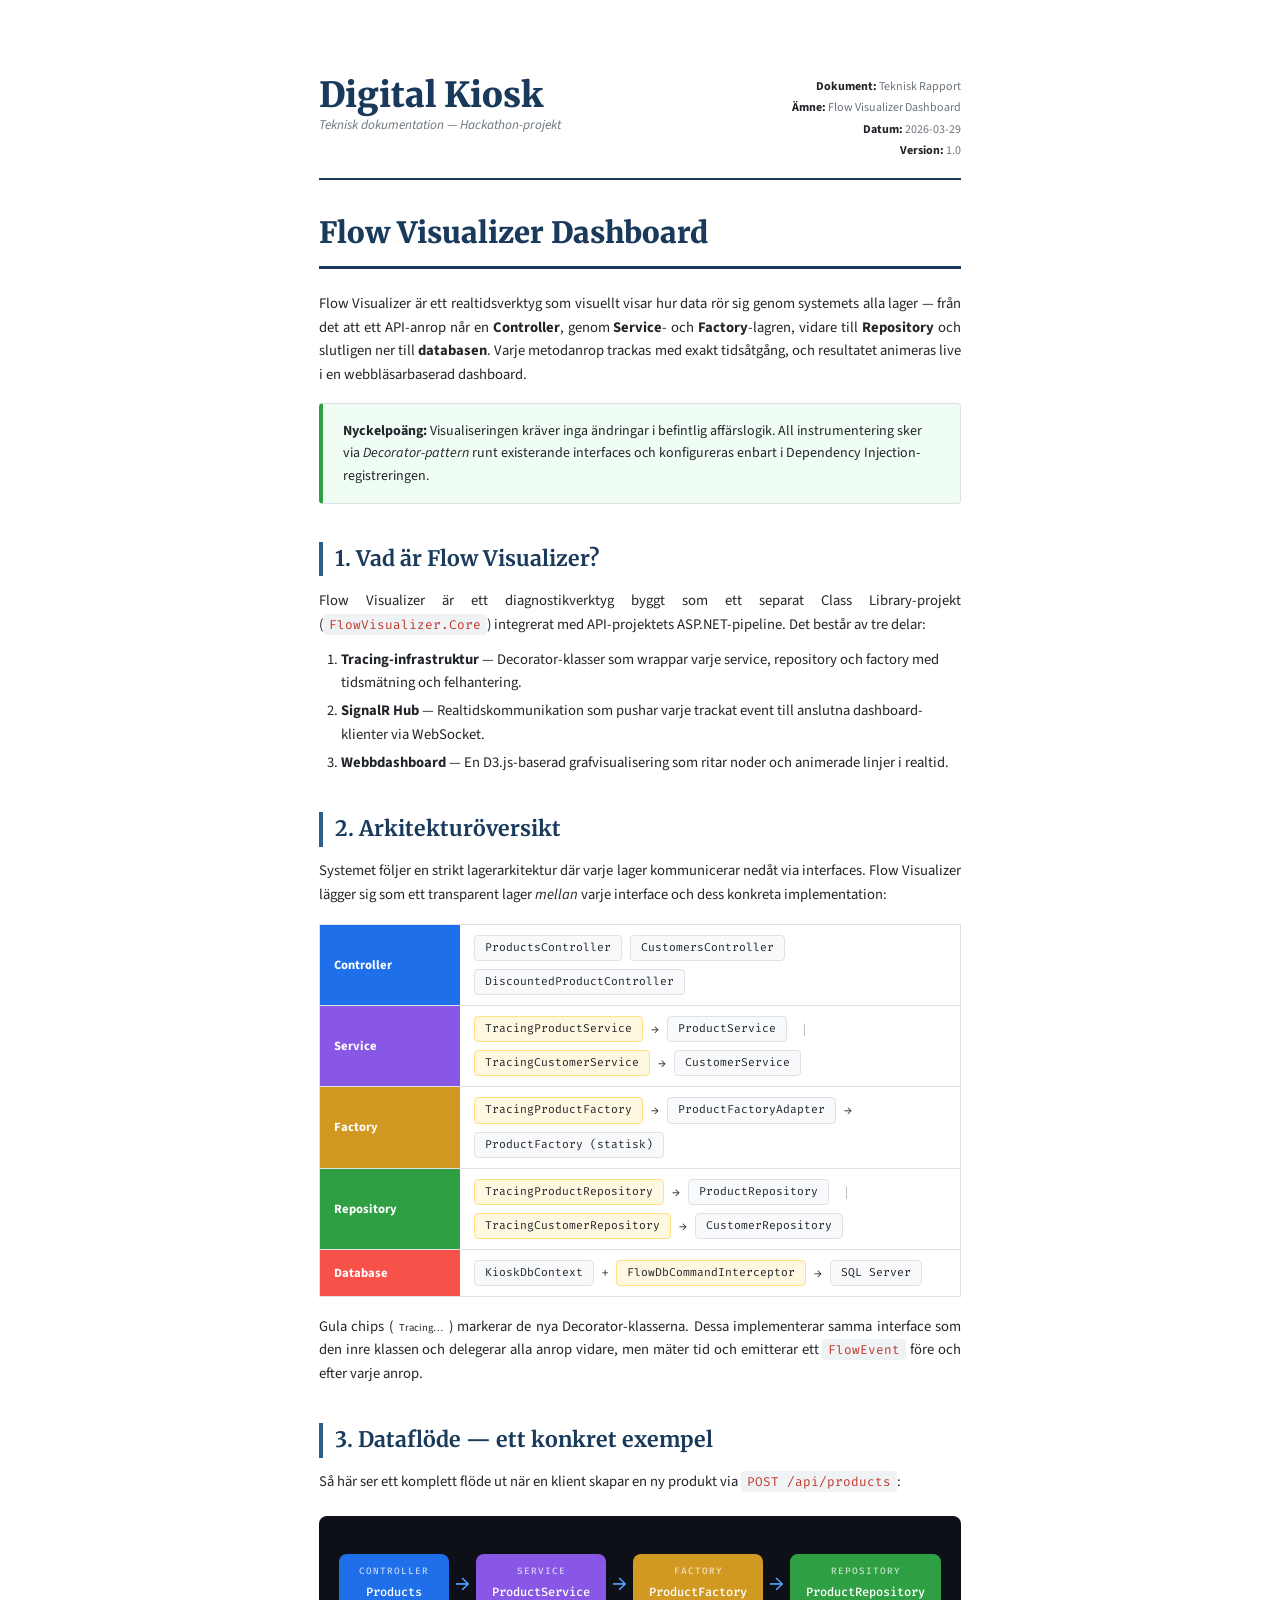
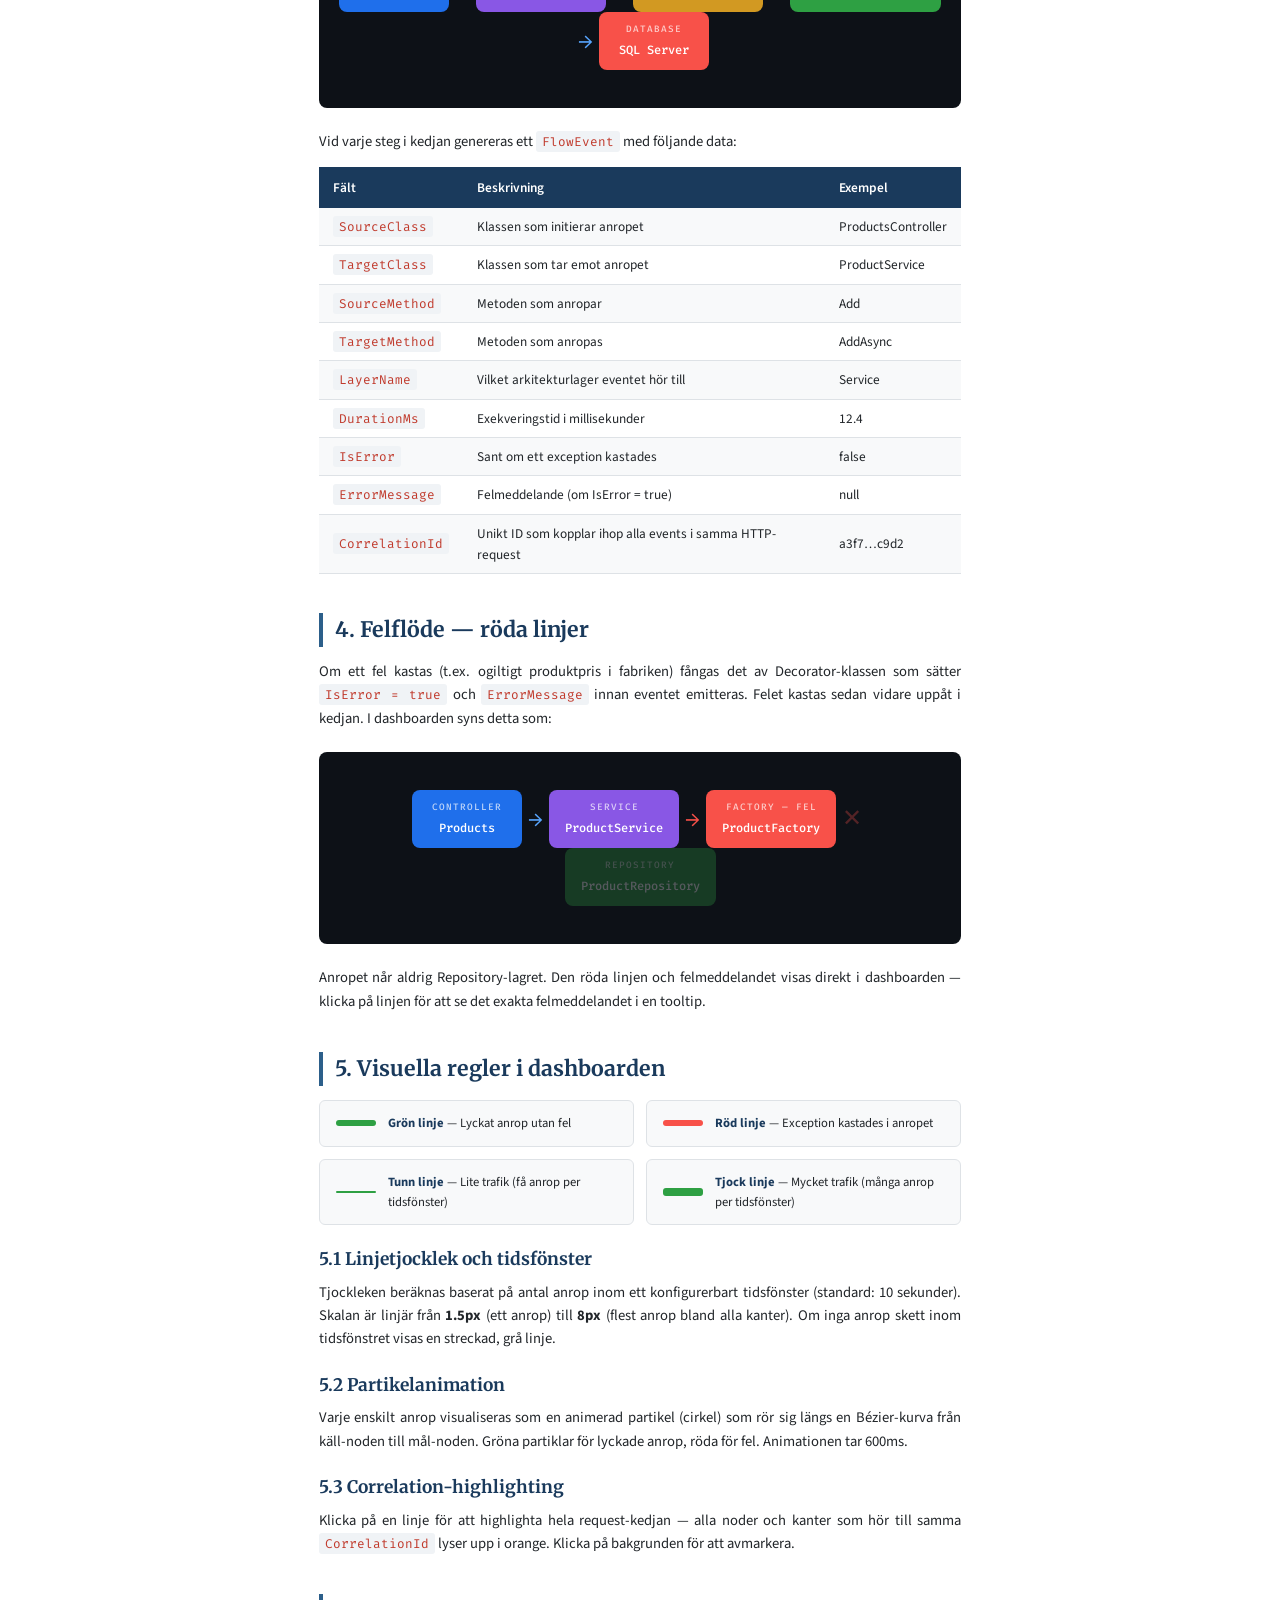
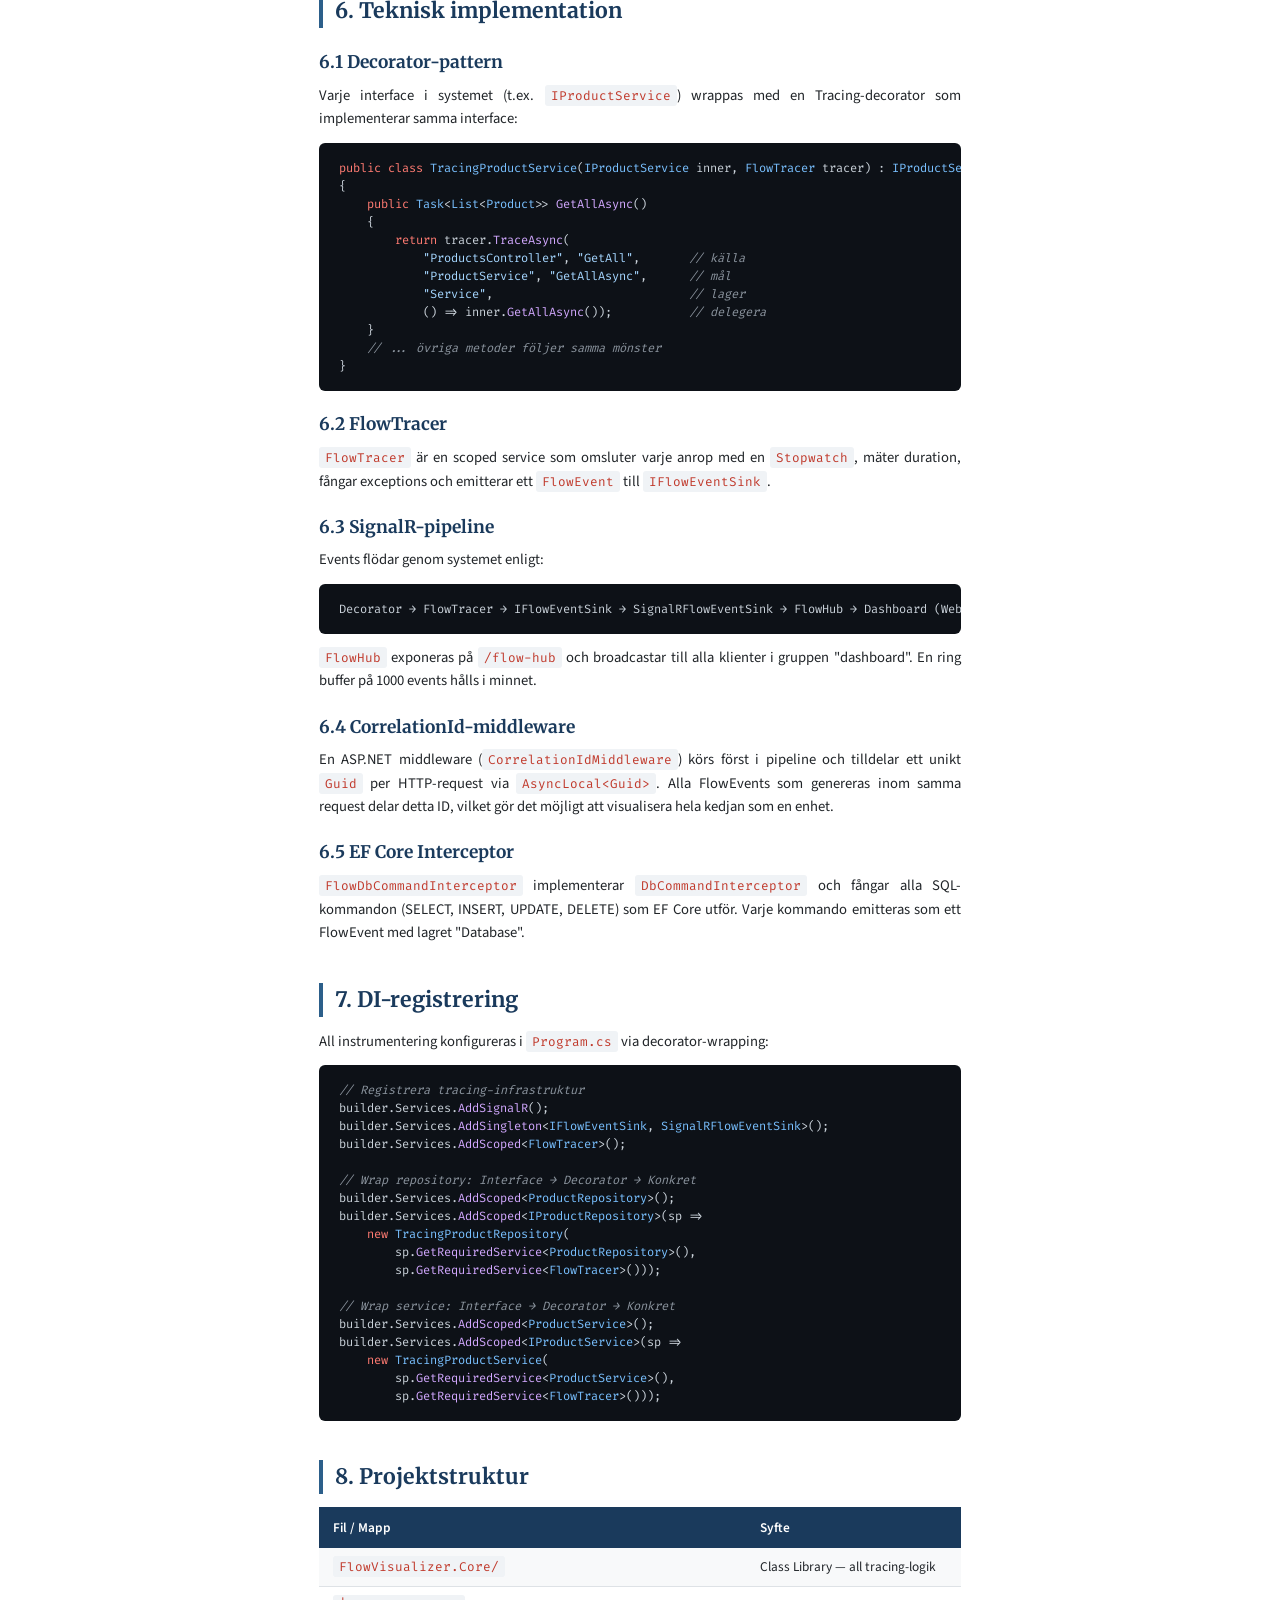
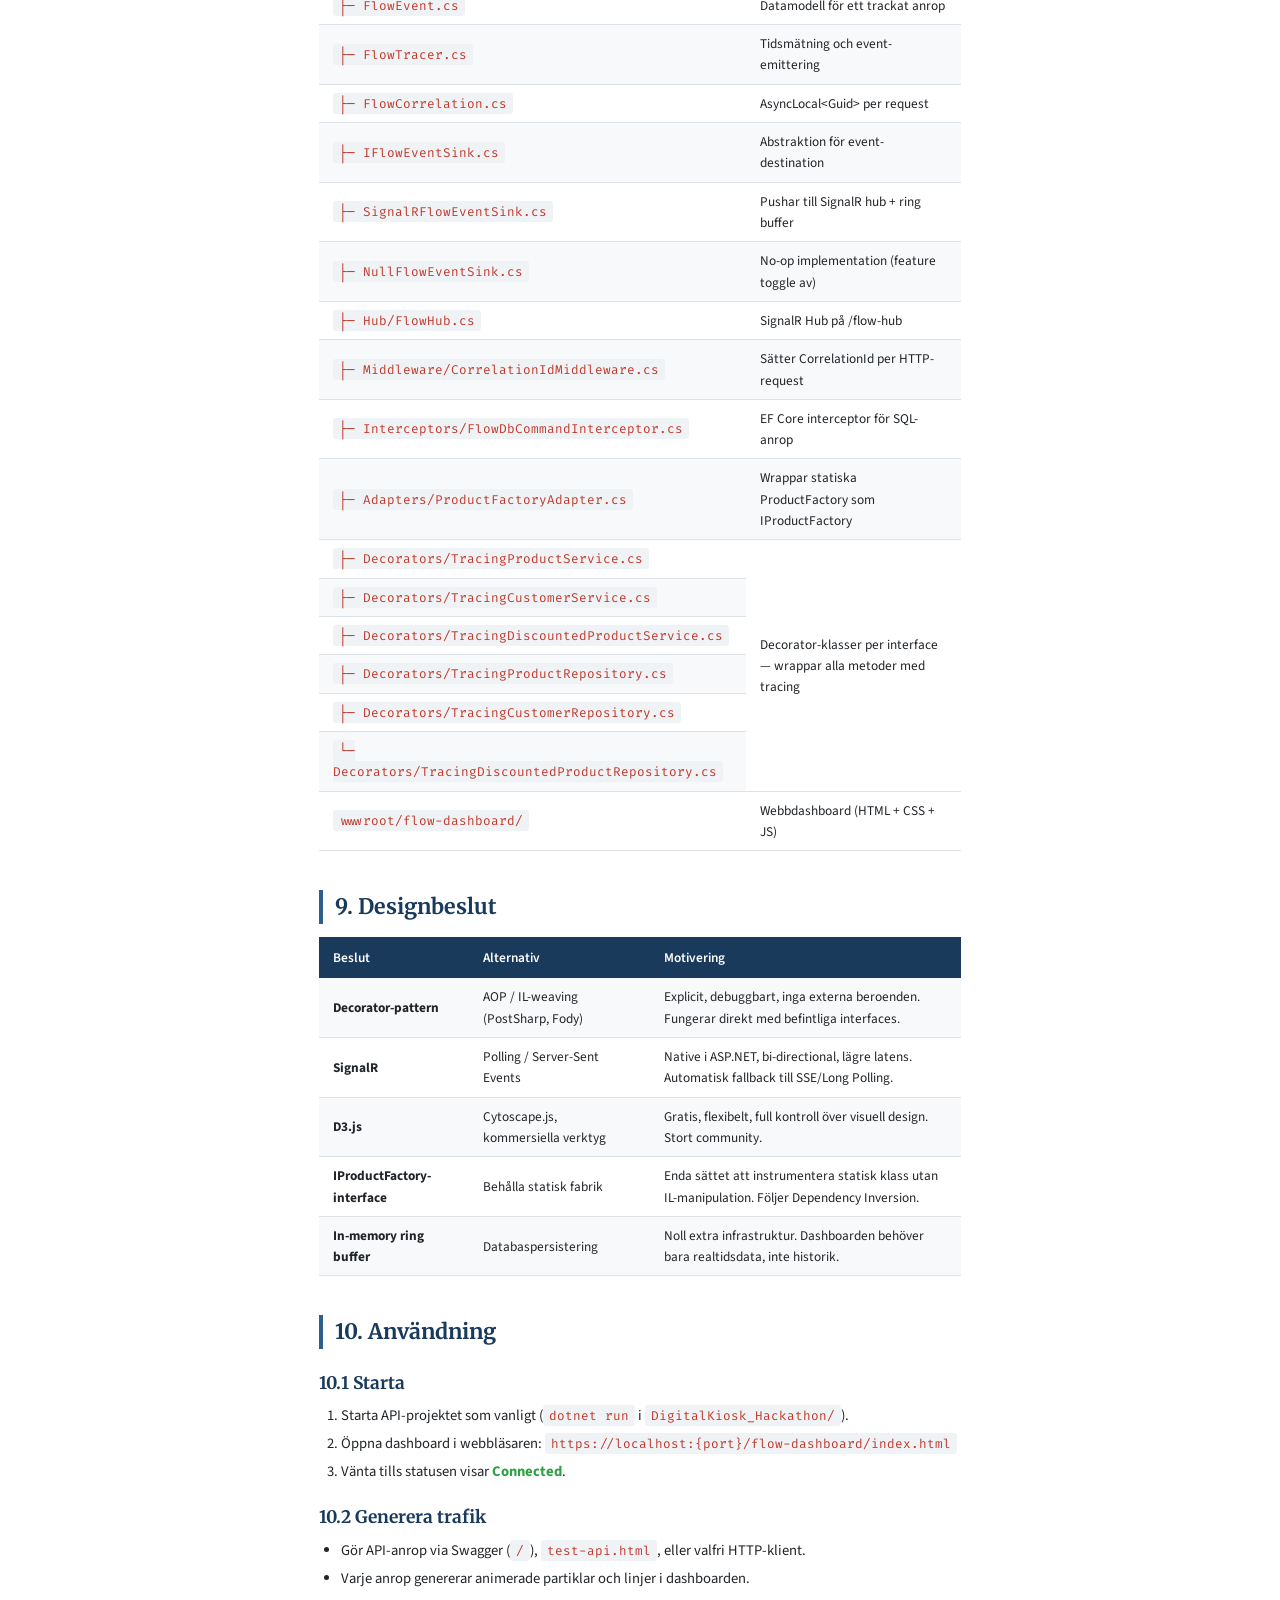
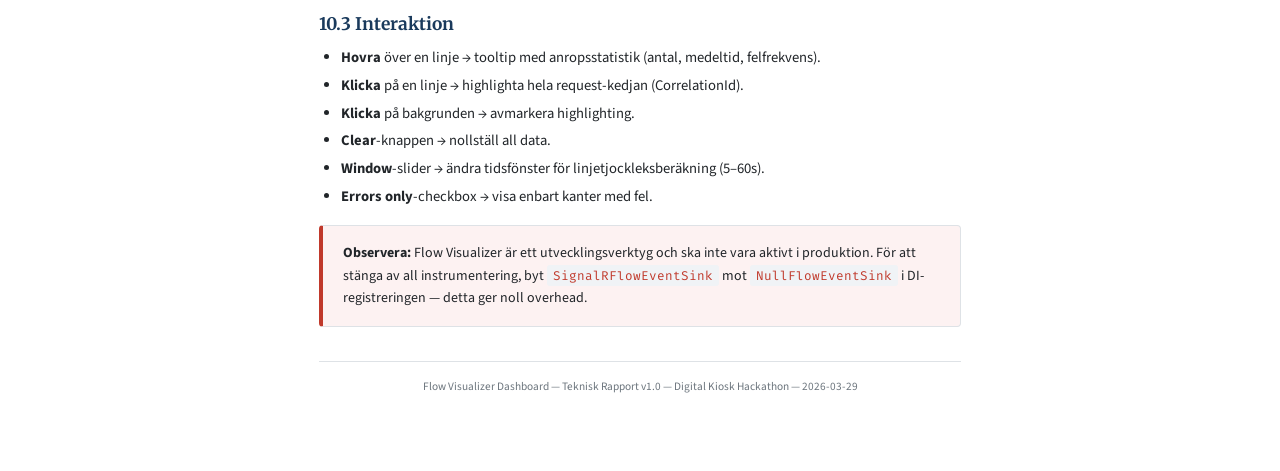
<file: Dokument/FlowVisualizer-Rapport.html>
<!DOCTYPE html>
<html lang="sv">
<head>
    <meta charset="UTF-8">
    <meta name="viewport" content="width=device-width, initial-scale=1.0">
    <title>Teknisk Rapport — Flow Visualizer Dashboard</title>
    <style>
        @import url('https://fonts.googleapis.com/css2?family=Merriweather:wght@400;700;900&family=Source+Sans+Pro:wght@300;400;600;700&family=Fira+Code:wght@400;500&display=swap');

        :root {
            --color-primary: #1a3a5c;
            --color-secondary: #2c5f8a;
            --color-accent: #c0392b;
            --color-green: #2ea043;
            --color-red: #f85149;
            --color-orange: #d29922;
            --color-purple: #8957e5;
            --color-bg-light: #f8f9fa;
            --color-bg-dark: #0d1117;
            --color-border: #dee2e6;
            --color-text: #212529;
            --color-text-muted: #6c757d;
        }

        * { margin: 0; padding: 0; box-sizing: border-box; }

        body {
            font-family: 'Source Sans Pro', 'Segoe UI', Arial, sans-serif;
            font-size: 11pt;
            line-height: 1.6;
            color: var(--color-text);
            background: #fff;
            max-width: 210mm;
            margin: 0 auto;
            padding: 20mm;
        }

        h1, h2, h3, h4 {
            font-family: 'Merriweather', 'Georgia', serif;
            color: var(--color-primary);
            margin-bottom: 0.5em;
        }

        h1 {
            font-size: 22pt;
            font-weight: 900;
            border-bottom: 3px solid var(--color-primary);
            padding-bottom: 0.3em;
            margin-bottom: 0.8em;
        }

        h2 {
            font-size: 16pt;
            font-weight: 700;
            margin-top: 1.8em;
            margin-bottom: 0.6em;
            border-left: 4px solid var(--color-secondary);
            padding-left: 12px;
        }

        h3 {
            font-size: 13pt;
            font-weight: 700;
            margin-top: 1.2em;
            margin-bottom: 0.4em;
        }

        h4 {
            font-size: 11pt;
            font-weight: 700;
            color: var(--color-secondary);
            margin-top: 1em;
        }

        p {
            margin-bottom: 0.8em;
            text-align: justify;
        }

        ul, ol {
            margin-left: 1.5em;
            margin-bottom: 0.8em;
        }

        li { margin-bottom: 0.3em; }

        /* Sidhuvud */
        .document-header {
            display: flex;
            justify-content: space-between;
            align-items: flex-start;
            border-bottom: 2px solid var(--color-primary);
            padding-bottom: 16px;
            margin-bottom: 30px;
        }

        .document-header .logo-area {
            flex: 1;
        }

        .document-header .logo-area .company-name {
            font-family: 'Merriweather', serif;
            font-size: 26pt;
            font-weight: 900;
            color: var(--color-primary);
            line-height: 1.1;
        }

        .document-header .logo-area .company-tagline {
            font-size: 10pt;
            color: var(--color-text-muted);
            font-style: italic;
        }

        .document-header .meta-info {
            text-align: right;
            font-size: 9pt;
            color: var(--color-text-muted);
            line-height: 1.8;
        }

        .document-header .meta-info strong {
            color: var(--color-text);
        }

        /* Inforuta */
        .info-box {
            background: var(--color-bg-light);
            border: 1px solid var(--color-border);
            border-left: 4px solid var(--color-secondary);
            border-radius: 4px;
            padding: 16px 20px;
            margin: 1.2em 0;
            font-size: 10.5pt;
        }

        .info-box.highlight {
            border-left-color: var(--color-accent);
            background: #fdf2f2;
        }

        .info-box.success {
            border-left-color: var(--color-green);
            background: #f0fdf4;
        }

        /* Kod */
        code {
            font-family: 'Fira Code', 'Consolas', monospace;
            font-size: 9.5pt;
            background: #f0f3f6;
            padding: 2px 6px;
            border-radius: 3px;
            color: var(--color-accent);
        }

        pre {
            font-family: 'Fira Code', 'Consolas', monospace;
            font-size: 9pt;
            background: var(--color-bg-dark);
            color: #c9d1d9;
            padding: 16px 20px;
            border-radius: 6px;
            overflow-x: auto;
            margin: 1em 0;
            line-height: 1.5;
        }

        pre .keyword { color: #ff7b72; }
        pre .type { color: #79c0ff; }
        pre .string { color: #a5d6ff; }
        pre .comment { color: #8b949e; font-style: italic; }
        pre .method { color: #d2a8ff; }

        /* Tabell */
        table {
            width: 100%;
            border-collapse: collapse;
            margin: 1em 0;
            font-size: 10pt;
        }

        table th {
            background: var(--color-primary);
            color: #fff;
            font-weight: 600;
            text-align: left;
            padding: 10px 14px;
        }

        table td {
            padding: 8px 14px;
            border-bottom: 1px solid var(--color-border);
        }

        table tr:nth-child(even) td {
            background: var(--color-bg-light);
        }

        /* Diagram */
        .diagram {
            background: var(--color-bg-dark);
            border-radius: 8px;
            padding: 28px 20px;
            margin: 1.5em 0;
            text-align: center;
            overflow-x: auto;
        }

        .diagram svg { max-width: 100%; }

        .flow-chain {
            display: flex;
            align-items: center;
            justify-content: center;
            gap: 0;
            flex-wrap: wrap;
            padding: 10px 0;
        }

        .flow-node {
            display: inline-flex;
            flex-direction: column;
            align-items: center;
            padding: 10px 16px;
            border-radius: 8px;
            font-family: 'Fira Code', monospace;
            font-size: 9pt;
            font-weight: 500;
            color: #fff;
            min-width: 110px;
        }

        .flow-node .layer-tag {
            font-size: 7pt;
            text-transform: uppercase;
            letter-spacing: 1px;
            opacity: 0.7;
            margin-bottom: 4px;
        }

        .flow-node.controller { background: #1f6feb; }
        .flow-node.service { background: #8957e5; }
        .flow-node.factory { background: #d29922; }
        .flow-node.repository { background: #2ea043; }
        .flow-node.database { background: #f85149; }

        .flow-arrow {
            font-size: 18pt;
            color: #58a6ff;
            padding: 0 6px;
            line-height: 1;
        }

        .flow-arrow.error { color: #f85149; }

        /* Visuella regler */
        .visual-rules {
            display: grid;
            grid-template-columns: 1fr 1fr;
            gap: 12px;
            margin: 1em 0;
        }

        .rule-card {
            display: flex;
            align-items: center;
            gap: 12px;
            padding: 12px 16px;
            background: var(--color-bg-light);
            border-radius: 6px;
            border: 1px solid var(--color-border);
        }

        .rule-indicator {
            width: 40px;
            height: 6px;
            border-radius: 3px;
            flex-shrink: 0;
        }

        .rule-indicator.green { background: var(--color-green); }
        .rule-indicator.red { background: var(--color-red); }

        .rule-indicator.thin {
            height: 2px;
            background: var(--color-green);
        }

        .rule-indicator.thick {
            height: 8px;
            background: var(--color-green);
        }

        .rule-text {
            font-size: 9.5pt;
        }

        .rule-text strong {
            color: var(--color-primary);
        }

        /* Arkitekturstack */
        .arch-stack {
            display: flex;
            flex-direction: column;
            gap: 0;
            margin: 1.2em 0;
        }

        .arch-layer {
            display: flex;
            align-items: stretch;
            border: 1px solid var(--color-border);
            border-bottom: none;
        }

        .arch-layer:last-child {
            border-bottom: 1px solid var(--color-border);
        }

        .arch-layer-label {
            width: 140px;
            padding: 10px 14px;
            font-weight: 700;
            font-size: 9.5pt;
            color: #fff;
            display: flex;
            align-items: center;
        }

        .arch-layer-content {
            flex: 1;
            padding: 10px 14px;
            font-size: 9.5pt;
            display: flex;
            align-items: center;
            gap: 8px;
            flex-wrap: wrap;
            background: #fff;
        }

        .arch-layer-content .chip {
            background: var(--color-bg-light);
            border: 1px solid var(--color-border);
            padding: 3px 10px;
            border-radius: 4px;
            font-family: 'Fira Code', monospace;
            font-size: 8.5pt;
        }

        .arch-layer-content .chip.decorator {
            background: #fff8e1;
            border-color: #ffe082;
        }

        /* Sidfot */
        .page-footer {
            margin-top: 3em;
            padding-top: 16px;
            border-top: 1px solid var(--color-border);
            text-align: center;
            font-size: 8.5pt;
            color: var(--color-text-muted);
        }

        /* Print */
        @media print {
            body { padding: 15mm; }
            .diagram { break-inside: avoid; }
            pre { break-inside: avoid; }
            h2 { break-after: avoid; }
        }
    </style>
</head>
<body>

    <!-- ═══════════════ SIDHUVUD ═══════════════ -->
    <div class="document-header">
        <div class="logo-area">
            <div class="company-name">Digital Kiosk</div>
            <div class="company-tagline">Teknisk dokumentation — Hackathon-projekt</div>
        </div>
        <div class="meta-info">
            <strong>Dokument:</strong> Teknisk Rapport<br>
            <strong>Ämne:</strong> Flow Visualizer Dashboard<br>
            <strong>Datum:</strong> 2026-03-29<br>
            <strong>Version:</strong> 1.0
        </div>
    </div>

    <!-- ═══════════════ TITEL ═══════════════ -->
    <h1>Flow Visualizer Dashboard</h1>

    <p>
        Flow Visualizer är ett realtidsverktyg som visuellt visar hur data rör sig genom
        systemets alla lager — från det att ett API-anrop når en <strong>Controller</strong>,
        genom <strong>Service</strong>- och <strong>Factory</strong>-lagren, vidare till
        <strong>Repository</strong> och slutligen ner till <strong>databasen</strong>.
        Varje metodanrop trackas med exakt tidsåtgång, och resultatet animeras live i en
        webbläsarbaserad dashboard.
    </p>

    <div class="info-box success">
        <strong>Nyckelpoäng:</strong> Visualiseringen kräver inga ändringar i befintlig affärslogik.
        All instrumentering sker via <em>Decorator-pattern</em> runt existerande interfaces och
        konfigureras enbart i Dependency Injection-registreringen.
    </div>

    <!-- ═══════════════ SEKTION 1 ═══════════════ -->
    <h2>1. Vad är Flow Visualizer?</h2>

    <p>
        Flow Visualizer är ett diagnostikverktyg byggt som ett separat Class Library-projekt
        (<code>FlowVisualizer.Core</code>) integrerat med API-projektets ASP.NET-pipeline.
        Det består av tre delar:
    </p>

    <ol>
        <li><strong>Tracing-infrastruktur</strong> — Decorator-klasser som wrappar varje service,
            repository och factory med tidsmätning och felhantering.</li>
        <li><strong>SignalR Hub</strong> — Realtidskommunikation som pushar varje trackat event
            till anslutna dashboard-klienter via WebSocket.</li>
        <li><strong>Webbdashboard</strong> — En D3.js-baserad grafvisualisering som ritar noder
            och animerade linjer i realtid.</li>
    </ol>

    <!-- ═══════════════ SEKTION 2 ═══════════════ -->
    <h2>2. Arkitekturöversikt</h2>

    <p>
        Systemet följer en strikt lagerarkitektur där varje lager kommunicerar nedåt via interfaces.
        Flow Visualizer lägger sig som ett transparent lager <em>mellan</em> varje interface och
        dess konkreta implementation:
    </p>

    <div class="arch-stack">
        <div class="arch-layer">
            <div class="arch-layer-label" style="background: #1f6feb;">Controller</div>
            <div class="arch-layer-content">
                <span class="chip">ProductsController</span>
                <span class="chip">CustomersController</span>
                <span class="chip">DiscountedProductController</span>
            </div>
        </div>
        <div class="arch-layer">
            <div class="arch-layer-label" style="background: #8957e5;">Service</div>
            <div class="arch-layer-content">
                <span class="chip decorator">TracingProductService</span>
                <span>→</span>
                <span class="chip">ProductService</span>
                <span style="color: #aaa; margin: 0 8px;">|</span>
                <span class="chip decorator">TracingCustomerService</span>
                <span>→</span>
                <span class="chip">CustomerService</span>
            </div>
        </div>
        <div class="arch-layer">
            <div class="arch-layer-label" style="background: #d29922;">Factory</div>
            <div class="arch-layer-content">
                <span class="chip decorator">TracingProductFactory</span>
                <span>→</span>
                <span class="chip">ProductFactoryAdapter</span>
                <span>→</span>
                <span class="chip">ProductFactory (statisk)</span>
            </div>
        </div>
        <div class="arch-layer">
            <div class="arch-layer-label" style="background: #2ea043;">Repository</div>
            <div class="arch-layer-content">
                <span class="chip decorator">TracingProductRepository</span>
                <span>→</span>
                <span class="chip">ProductRepository</span>
                <span style="color: #aaa; margin: 0 8px;">|</span>
                <span class="chip decorator">TracingCustomerRepository</span>
                <span>→</span>
                <span class="chip">CustomerRepository</span>
            </div>
        </div>
        <div class="arch-layer">
            <div class="arch-layer-label" style="background: #f85149;">Database</div>
            <div class="arch-layer-content">
                <span class="chip">KioskDbContext</span>
                <span>+</span>
                <span class="chip decorator">FlowDbCommandInterceptor</span>
                <span>→</span>
                <span class="chip">SQL Server</span>
            </div>
        </div>
    </div>

    <p>
        Gula chips (<span class="chip decorator" style="font-size: 8pt; display: inline; padding: 1px 6px;">Tracing…</span>)
        markerar de nya Decorator-klasserna. Dessa implementerar samma interface som den inre klassen
        och delegerar alla anrop vidare, men mäter tid och emitterar ett <code>FlowEvent</code> före
        och efter varje anrop.
    </p>

    <!-- ═══════════════ SEKTION 3 ═══════════════ -->
    <h2>3. Dataflöde — ett konkret exempel</h2>

    <p>
        Så här ser ett komplett flöde ut när en klient skapar en ny produkt via <code>POST /api/products</code>:
    </p>

    <div class="diagram">
        <div class="flow-chain">
            <div class="flow-node controller">
                <span class="layer-tag">Controller</span>
                Products
            </div>
            <span class="flow-arrow">→</span>
            <div class="flow-node service">
                <span class="layer-tag">Service</span>
                ProductService
            </div>
            <span class="flow-arrow">→</span>
            <div class="flow-node factory">
                <span class="layer-tag">Factory</span>
                ProductFactory
            </div>
            <span class="flow-arrow">→</span>
            <div class="flow-node repository">
                <span class="layer-tag">Repository</span>
                ProductRepository
            </div>
            <span class="flow-arrow">→</span>
            <div class="flow-node database">
                <span class="layer-tag">Database</span>
                SQL Server
            </div>
        </div>
    </div>

    <p>Vid varje steg i kedjan genereras ett <code>FlowEvent</code> med följande data:</p>

    <table>
        <tr>
            <th>Fält</th>
            <th>Beskrivning</th>
            <th>Exempel</th>
        </tr>
        <tr>
            <td><code>SourceClass</code></td>
            <td>Klassen som initierar anropet</td>
            <td>ProductsController</td>
        </tr>
        <tr>
            <td><code>TargetClass</code></td>
            <td>Klassen som tar emot anropet</td>
            <td>ProductService</td>
        </tr>
        <tr>
            <td><code>SourceMethod</code></td>
            <td>Metoden som anropar</td>
            <td>Add</td>
        </tr>
        <tr>
            <td><code>TargetMethod</code></td>
            <td>Metoden som anropas</td>
            <td>AddAsync</td>
        </tr>
        <tr>
            <td><code>LayerName</code></td>
            <td>Vilket arkitekturlager eventet hör till</td>
            <td>Service</td>
        </tr>
        <tr>
            <td><code>DurationMs</code></td>
            <td>Exekveringstid i millisekunder</td>
            <td>12.4</td>
        </tr>
        <tr>
            <td><code>IsError</code></td>
            <td>Sant om ett exception kastades</td>
            <td>false</td>
        </tr>
        <tr>
            <td><code>ErrorMessage</code></td>
            <td>Felmeddelande (om IsError = true)</td>
            <td>null</td>
        </tr>
        <tr>
            <td><code>CorrelationId</code></td>
            <td>Unikt ID som kopplar ihop alla events i samma HTTP-request</td>
            <td>a3f7…c9d2</td>
        </tr>
    </table>

    <!-- ═══════════════ SEKTION 4 ═══════════════ -->
    <h2>4. Felflöde — röda linjer</h2>

    <p>
        Om ett fel kastas (t.ex. ogiltigt produktpris i fabriken) fångas det av Decorator-klassen
        som sätter <code>IsError = true</code> och <code>ErrorMessage</code> innan eventet emitteras.
        Felet kastas sedan vidare uppåt i kedjan. I dashboarden syns detta som:
    </p>

    <div class="diagram">
        <div class="flow-chain">
            <div class="flow-node controller">
                <span class="layer-tag">Controller</span>
                Products
            </div>
            <span class="flow-arrow">→</span>
            <div class="flow-node service">
                <span class="layer-tag">Service</span>
                ProductService
            </div>
            <span class="flow-arrow error">→</span>
            <div class="flow-node factory" style="background: #f85149;">
                <span class="layer-tag">Factory — FEL</span>
                ProductFactory
            </div>
            <span class="flow-arrow error" style="opacity: 0.3;">✕</span>
            <div class="flow-node repository" style="opacity: 0.3;">
                <span class="layer-tag">Repository</span>
                ProductRepository
            </div>
        </div>
    </div>

    <p>
        Anropet når aldrig Repository-lagret. Den röda linjen och felmeddelandet visas direkt
        i dashboarden — klicka på linjen för att se det exakta felmeddelandet i en tooltip.
    </p>

    <!-- ═══════════════ SEKTION 5 ═══════════════ -->
    <h2>5. Visuella regler i dashboarden</h2>

    <div class="visual-rules">
        <div class="rule-card">
            <div class="rule-indicator green"></div>
            <div class="rule-text"><strong>Grön linje</strong> — Lyckat anrop utan fel</div>
        </div>
        <div class="rule-card">
            <div class="rule-indicator red"></div>
            <div class="rule-text"><strong>Röd linje</strong> — Exception kastades i anropet</div>
        </div>
        <div class="rule-card">
            <div class="rule-indicator thin"></div>
            <div class="rule-text"><strong>Tunn linje</strong> — Lite trafik (få anrop per tidsfönster)</div>
        </div>
        <div class="rule-card">
            <div class="rule-indicator thick"></div>
            <div class="rule-text"><strong>Tjock linje</strong> — Mycket trafik (många anrop per tidsfönster)</div>
        </div>
    </div>

    <h3>5.1 Linjetjocklek och tidsfönster</h3>
    <p>
        Tjockleken beräknas baserat på antal anrop inom ett konfigurerbart tidsfönster (standard: 10 sekunder).
        Skalan är linjär från <strong>1.5px</strong> (ett anrop) till <strong>8px</strong> (flest anrop bland
        alla kanter). Om inga anrop skett inom tidsfönstret visas en streckad, grå linje.
    </p>

    <h3>5.2 Partikelanimation</h3>
    <p>
        Varje enskilt anrop visualiseras som en animerad partikel (cirkel) som rör sig längs en
        Bézier-kurva från käll-noden till mål-noden. Gröna partiklar för lyckade anrop, röda för fel.
        Animationen tar 600ms.
    </p>

    <h3>5.3 Correlation-highlighting</h3>
    <p>
        Klicka på en linje för att highlighta hela request-kedjan — alla noder och kanter som hör
        till samma <code>CorrelationId</code> lyser upp i orange. Klicka på bakgrunden för att avmarkera.
    </p>

    <!-- ═══════════════ SEKTION 6 ═══════════════ -->
    <h2>6. Teknisk implementation</h2>

    <h3>6.1 Decorator-pattern</h3>
    <p>
        Varje interface i systemet (t.ex. <code>IProductService</code>) wrappas med en Tracing-decorator
        som implementerar samma interface:
    </p>

    <pre><span class="keyword">public class</span> <span class="type">TracingProductService</span>(<span class="type">IProductService</span> inner, <span class="type">FlowTracer</span> tracer) : <span class="type">IProductService</span>
{
    <span class="keyword">public</span> <span class="type">Task</span>&lt;<span class="type">List</span>&lt;<span class="type">Product</span>&gt;&gt; <span class="method">GetAllAsync</span>()
    {
        <span class="keyword">return</span> tracer.<span class="method">TraceAsync</span>(
            <span class="string">"ProductsController"</span>, <span class="string">"GetAll"</span>,       <span class="comment">// källa</span>
            <span class="string">"ProductService"</span>, <span class="string">"GetAllAsync"</span>,      <span class="comment">// mål</span>
            <span class="string">"Service"</span>,                            <span class="comment">// lager</span>
            () =&gt; inner.<span class="method">GetAllAsync</span>());           <span class="comment">// delegera</span>
    }
    <span class="comment">// ... övriga metoder följer samma mönster</span>
}</pre>

    <h3>6.2 FlowTracer</h3>
    <p>
        <code>FlowTracer</code> är en scoped service som omsluter varje anrop med en <code>Stopwatch</code>,
        mäter duration, fångar exceptions och emitterar ett <code>FlowEvent</code> till <code>IFlowEventSink</code>.
    </p>

    <h3>6.3 SignalR-pipeline</h3>
    <p>
        Events flödar genom systemet enligt:
    </p>
    <pre>Decorator → FlowTracer → IFlowEventSink → SignalRFlowEventSink → FlowHub → Dashboard (WebSocket)</pre>

    <p>
        <code>FlowHub</code> exponeras på <code>/flow-hub</code> och broadcastar till alla klienter
        i gruppen "dashboard". En ring buffer på 1000 events hålls i minnet.
    </p>

    <h3>6.4 CorrelationId-middleware</h3>
    <p>
        En ASP.NET middleware (<code>CorrelationIdMiddleware</code>) körs först i pipeline och tilldelar
        ett unikt <code>Guid</code> per HTTP-request via <code>AsyncLocal&lt;Guid&gt;</code>.
        Alla FlowEvents som genereras inom samma request delar detta ID, vilket gör det möjligt
        att visualisera hela kedjan som en enhet.
    </p>

    <h3>6.5 EF Core Interceptor</h3>
    <p>
        <code>FlowDbCommandInterceptor</code> implementerar <code>DbCommandInterceptor</code> och
        fångar alla SQL-kommandon (SELECT, INSERT, UPDATE, DELETE) som EF Core utför.
        Varje kommando emitteras som ett FlowEvent med lagret "Database".
    </p>

    <!-- ═══════════════ SEKTION 7 ═══════════════ -->
    <h2>7. DI-registrering</h2>

    <p>All instrumentering konfigureras i <code>Program.cs</code> via decorator-wrapping:</p>

    <pre><span class="comment">// Registrera tracing-infrastruktur</span>
builder.Services.<span class="method">AddSignalR</span>();
builder.Services.<span class="method">AddSingleton</span>&lt;<span class="type">IFlowEventSink</span>, <span class="type">SignalRFlowEventSink</span>&gt;();
builder.Services.<span class="method">AddScoped</span>&lt;<span class="type">FlowTracer</span>&gt;();

<span class="comment">// Wrap repository: Interface → Decorator → Konkret</span>
builder.Services.<span class="method">AddScoped</span>&lt;<span class="type">ProductRepository</span>&gt;();
builder.Services.<span class="method">AddScoped</span>&lt;<span class="type">IProductRepository</span>&gt;(sp =&gt;
    <span class="keyword">new</span> <span class="type">TracingProductRepository</span>(
        sp.<span class="method">GetRequiredService</span>&lt;<span class="type">ProductRepository</span>&gt;(),
        sp.<span class="method">GetRequiredService</span>&lt;<span class="type">FlowTracer</span>&gt;()));

<span class="comment">// Wrap service: Interface → Decorator → Konkret</span>
builder.Services.<span class="method">AddScoped</span>&lt;<span class="type">ProductService</span>&gt;();
builder.Services.<span class="method">AddScoped</span>&lt;<span class="type">IProductService</span>&gt;(sp =&gt;
    <span class="keyword">new</span> <span class="type">TracingProductService</span>(
        sp.<span class="method">GetRequiredService</span>&lt;<span class="type">ProductService</span>&gt;(),
        sp.<span class="method">GetRequiredService</span>&lt;<span class="type">FlowTracer</span>&gt;()));</pre>

    <!-- ═══════════════ SEKTION 8 ═══════════════ -->
    <h2>8. Projektstruktur</h2>

    <table>
        <tr>
            <th>Fil / Mapp</th>
            <th>Syfte</th>
        </tr>
        <tr>
            <td><code>FlowVisualizer.Core/</code></td>
            <td>Class Library — all tracing-logik</td>
        </tr>
        <tr>
            <td><code>├─ FlowEvent.cs</code></td>
            <td>Datamodell för ett trackat anrop</td>
        </tr>
        <tr>
            <td><code>├─ FlowTracer.cs</code></td>
            <td>Tidsmätning och event-emittering</td>
        </tr>
        <tr>
            <td><code>├─ FlowCorrelation.cs</code></td>
            <td>AsyncLocal&lt;Guid&gt; per request</td>
        </tr>
        <tr>
            <td><code>├─ IFlowEventSink.cs</code></td>
            <td>Abstraktion för event-destination</td>
        </tr>
        <tr>
            <td><code>├─ SignalRFlowEventSink.cs</code></td>
            <td>Pushar till SignalR hub + ring buffer</td>
        </tr>
        <tr>
            <td><code>├─ NullFlowEventSink.cs</code></td>
            <td>No-op implementation (feature toggle av)</td>
        </tr>
        <tr>
            <td><code>├─ Hub/FlowHub.cs</code></td>
            <td>SignalR Hub på /flow-hub</td>
        </tr>
        <tr>
            <td><code>├─ Middleware/CorrelationIdMiddleware.cs</code></td>
            <td>Sätter CorrelationId per HTTP-request</td>
        </tr>
        <tr>
            <td><code>├─ Interceptors/FlowDbCommandInterceptor.cs</code></td>
            <td>EF Core interceptor för SQL-anrop</td>
        </tr>
        <tr>
            <td><code>├─ Adapters/ProductFactoryAdapter.cs</code></td>
            <td>Wrappar statiska ProductFactory som IProductFactory</td>
        </tr>
        <tr>
            <td><code>├─ Decorators/TracingProductService.cs</code></td>
            <td rowspan="6" style="vertical-align: middle;">Decorator-klasser per interface — wrappar alla metoder med tracing</td>
        </tr>
        <tr><td><code>├─ Decorators/TracingCustomerService.cs</code></td></tr>
        <tr><td><code>├─ Decorators/TracingDiscountedProductService.cs</code></td></tr>
        <tr><td><code>├─ Decorators/TracingProductRepository.cs</code></td></tr>
        <tr><td><code>├─ Decorators/TracingCustomerRepository.cs</code></td></tr>
        <tr><td><code>└─ Decorators/TracingDiscountedProductRepository.cs</code></td></tr>
        <tr>
            <td><code>wwwroot/flow-dashboard/</code></td>
            <td>Webbdashboard (HTML + CSS + JS)</td>
        </tr>
    </table>

    <!-- ═══════════════ SEKTION 9 ═══════════════ -->
    <h2>9. Designbeslut</h2>

    <table>
        <tr>
            <th>Beslut</th>
            <th>Alternativ</th>
            <th>Motivering</th>
        </tr>
        <tr>
            <td><strong>Decorator-pattern</strong></td>
            <td>AOP / IL-weaving (PostSharp, Fody)</td>
            <td>Explicit, debuggbart, inga externa beroenden. Fungerar direkt med befintliga interfaces.</td>
        </tr>
        <tr>
            <td><strong>SignalR</strong></td>
            <td>Polling / Server-Sent Events</td>
            <td>Native i ASP.NET, bi-directional, lägre latens. Automatisk fallback till SSE/Long Polling.</td>
        </tr>
        <tr>
            <td><strong>D3.js</strong></td>
            <td>Cytoscape.js, kommersiella verktyg</td>
            <td>Gratis, flexibelt, full kontroll över visuell design. Stort community.</td>
        </tr>
        <tr>
            <td><strong>IProductFactory-interface</strong></td>
            <td>Behålla statisk fabrik</td>
            <td>Enda sättet att instrumentera statisk klass utan IL-manipulation. Följer Dependency Inversion.</td>
        </tr>
        <tr>
            <td><strong>In-memory ring buffer</strong></td>
            <td>Databaspersistering</td>
            <td>Noll extra infrastruktur. Dashboarden behöver bara realtidsdata, inte historik.</td>
        </tr>
    </table>

    <!-- ═══════════════ SEKTION 10 ═══════════════ -->
    <h2>10. Användning</h2>

    <h3>10.1 Starta</h3>
    <ol>
        <li>Starta API-projektet som vanligt (<code>dotnet run</code> i <code>DigitalKiosk_Hackathon/</code>).</li>
        <li>Öppna dashboard i webbläsaren: <code>https://localhost:{port}/flow-dashboard/index.html</code></li>
        <li>Vänta tills statusen visar <strong style="color: var(--color-green);">Connected</strong>.</li>
    </ol>

    <h3>10.2 Generera trafik</h3>
    <ul>
        <li>Gör API-anrop via Swagger (<code>/</code>), <code>test-api.html</code>, eller valfri HTTP-klient.</li>
        <li>Varje anrop genererar animerade partiklar och linjer i dashboarden.</li>
    </ul>

    <h3>10.3 Interaktion</h3>
    <ul>
        <li><strong>Hovra</strong> över en linje → tooltip med anropsstatistik (antal, medeltid, felfrekvens).</li>
        <li><strong>Klicka</strong> på en linje → highlighta hela request-kedjan (CorrelationId).</li>
        <li><strong>Klicka</strong> på bakgrunden → avmarkera highlighting.</li>
        <li><strong>Clear</strong>-knappen → nollställ all data.</li>
        <li><strong>Window</strong>-slider → ändra tidsfönster för linjetjockleksberäkning (5–60s).</li>
        <li><strong>Errors only</strong>-checkbox → visa enbart kanter med fel.</li>
    </ul>

    <div class="info-box highlight">
        <strong>Observera:</strong> Flow Visualizer är ett utvecklingsverktyg och ska inte vara aktivt
        i produktion. För att stänga av all instrumentering, byt <code>SignalRFlowEventSink</code>
        mot <code>NullFlowEventSink</code> i DI-registreringen — detta ger noll overhead.
    </div>

    <!-- ═══════════════ SIDFOT ═══════════════ -->
    <div class="page-footer">
        Flow Visualizer Dashboard — Teknisk Rapport v1.0 — Digital Kiosk Hackathon — 2026-03-29
    </div>

</body>
</html>
</file>
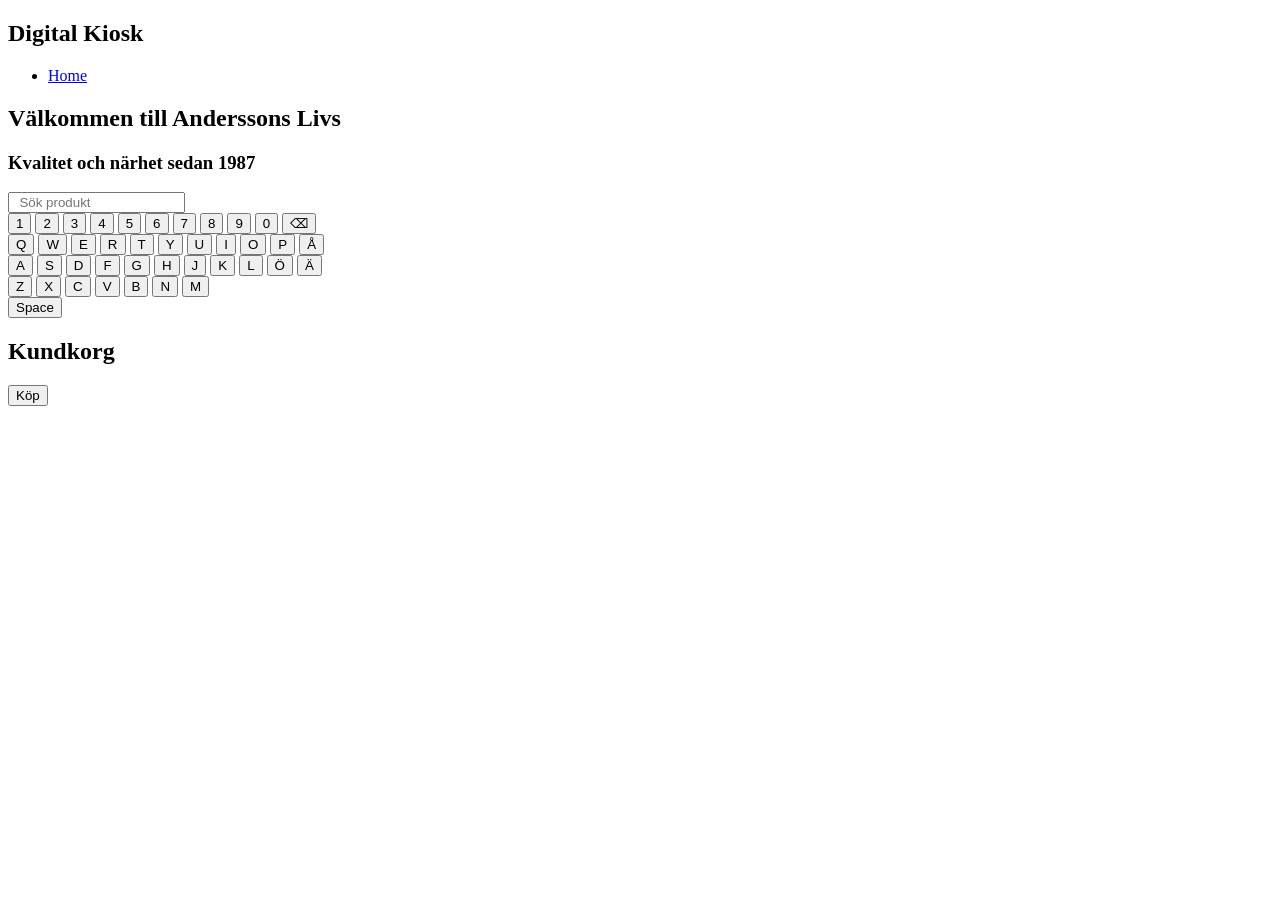
<file: html/kundkorg.html>
<!doctype html>
<html lang="en">
  <head>
    <meta charset="UTF-8" />
    <meta name="viewport" content="width=device-width, initial-scale=1.0" />
    <title>Document</title>
  </head>
  <body>
    <nav class="navbar">
      <div class="container">
        <div class="nav-brand">
          <h1>Digital Kiosk</h1>
        </div>
        <ul class="nav-menu">
          <li><a href="index.html" class="active">Home</a></li>
        </ul>
      </div>
    </nav>

    <header class="hero">
      <div class="hero-content">
        <h2>Välkommen till Anderssons Livs</h2>
        <h3 class="hero-h3">Kvalitet och närhet sedan 1987</h3>

        <input
          class="sökfält"
          type="text"
          id="myInput"
          placeholder="  Sök produkt"
        />
        <div class="keyboard-container">
          <div class="keyboard-row-1234">
            <button data-char="1" class="key">1</button>
            <button data-char="2" class="key">2</button>
            <button data-char="3" class="key">3</button>
            <button data-char="4" class="key">4</button>
            <button data-char="5" class="key">5</button>
            <button data-char="6" class="key">6</button>
            <button data-char="7" class="key">7</button>
            <button data-char="8" class="key">8</button>
            <button data-char="9" class="key">9</button>
            <button data-char="0" class="key">0</button>
            <button data-char="Backspace" class="key">⌫</button>
          </div>

          <div class="keyboard-row-qwerty">
            <button data-char="Q" class="key">Q</button>
            <button data-char="W" class="key">W</button>
            <button data-char="E" class="key">E</button>
            <button data-char="R" class="key">R</button>
            <button data-char="T" class="key">T</button>
            <button data-char="Y" class="key">Y</button>
            <button data-char="U" class="key">U</button>
            <button data-char="I" class="key">I</button>
            <button data-char="O" class="key">O</button>
            <button data-char="P" class="key">P</button>
            <button data-char="Å" class="key">Å</button>
          </div>

          <div class="keyboard-row-asdfg">
            <button data-char="A" class="key">A</button>
            <button data-char="S" class="key">S</button>
            <button data-char="D" class="key">D</button>
            <button data-char="F" class="key">F</button>
            <button data-char="G" class="key">G</button>
            <button data-char="H" class="key">H</button>
            <button data-char="J" class="key">J</button>
            <button data-char="K" class="key">K</button>
            <button data-char="L" class="key">L</button>
            <button data-char="Ö" class="key">Ö</button>
            <button data-char="Ä" class="key">Ä</button>
          </div>

          <div class="keyboard-row">
            <button data-char="Z" class="key">Z</button>
            <button data-char="X" class="key">X</button>
            <button data-char="C" class="key">C</button>
            <button data-char="V" class="key">V</button>
            <button data-char="B" class="key">B</button>
            <button data-char="N" class="key">N</button>
            <button data-char="M" class="key">M</button>
          </div>

          <div class="keyboard-space-row">
            <button data-char=" " class="key">Space</button>
          </div>
        </div>
      </div>
    </header>
    <div class="kundkorg">
      <h2>Kundkorg</h2>

      <button>Köp</button>
    </div>
  </body>
</html>
</file>
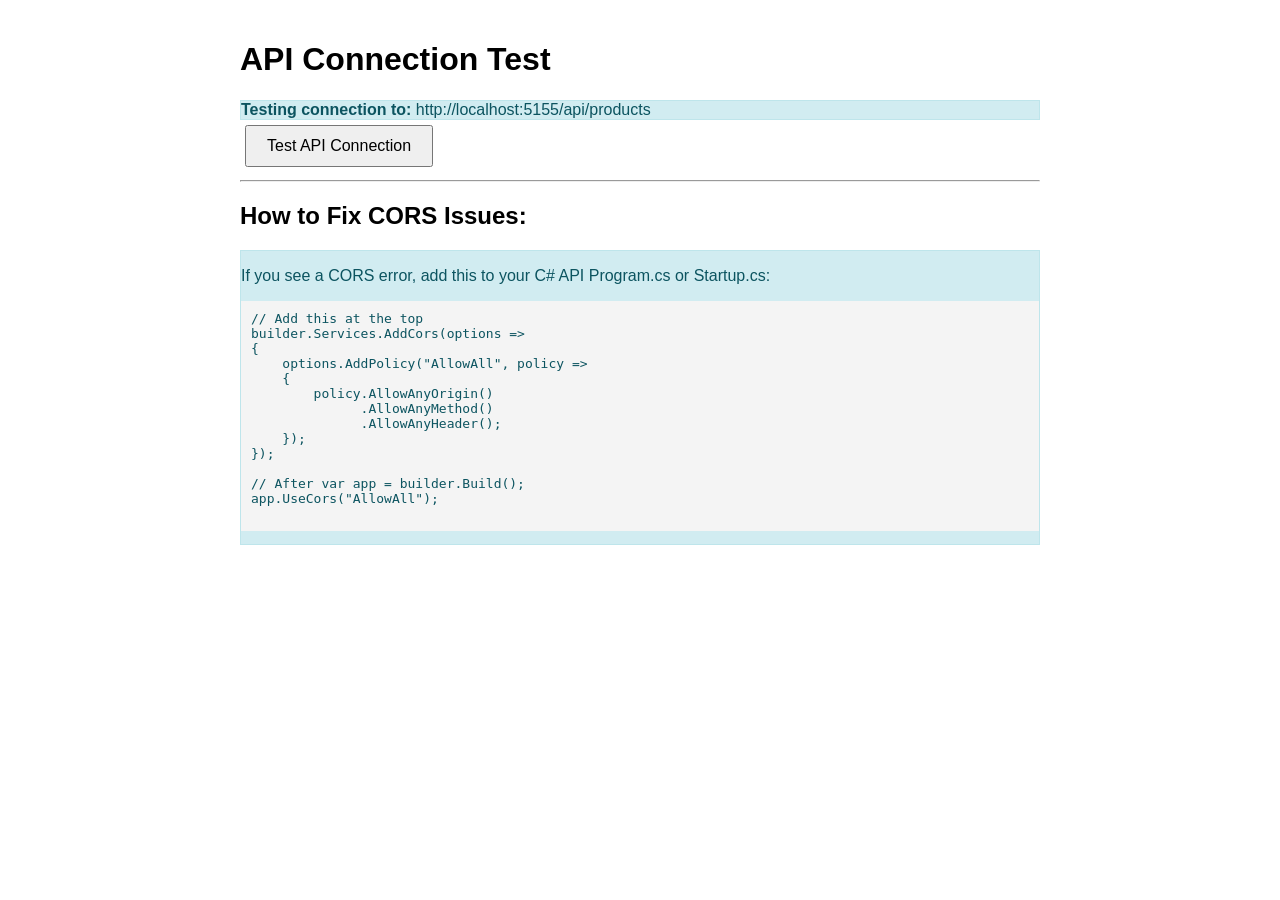
<file: html/test-api.html>
<!DOCTYPE html>
<html lang="en">
<head>
    <meta charset="UTF-8">
    <meta name="viewport" content="width=device-width, initial-scale=1.0">
    <title>API Connection Test</title>
    <style>
        body { font-family: Arial, sans-serif; padding: 20px; max-width: 800px; margin: 0 auto; }
        .test-result { padding: 15px; margin: 10px 0; border-radius: 5px; }
        .success { background-color: #d4edda; color: #155724; border: 1px solid #c3e6cb; }
        .error { background-color: #f8d7da; color: #721c24; border: 1px solid #f5c6cb; }
        .info { background-color: #d1ecf1; color: #0c5460; border: 1px solid #bee5eb; }
        button { padding: 10px 20px; font-size: 16px; cursor: pointer; margin: 5px; }
        pre { background: #f4f4f4; padding: 10px; overflow-x: auto; }
    </style>
</head>
<body>
    <h1>API Connection Test</h1>
    
    <div class="info">
        <strong>Testing connection to:</strong> http://localhost:5155/api/products
    </div>
    
    <button onclick="testAPI()">Test API Connection</button>
    
    <div id="results"></div>
    
    <hr>
    
    <h2>How to Fix CORS Issues:</h2>
    <div class="info">
        <p>If you see a CORS error, add this to your C# API Program.cs or Startup.cs:</p>
        <pre>
// Add this at the top
builder.Services.AddCors(options =>
{
    options.AddPolicy("AllowAll", policy =>
    {
        policy.AllowAnyOrigin()
              .AllowAnyMethod()
              .AllowAnyHeader();
    });
});

// After var app = builder.Build();
app.UseCors("AllowAll");
        </pre>
    </div>
    
    <script>
        async function testAPI() {
            const resultsDiv = document.getElementById('results');
            resultsDiv.innerHTML = '<div class="info">Testing HTTPS API...</div>';
            
            try {
                console.log('Attempting to fetch from http://localhost:5155/api/products');
                const response = await fetch('http://localhost:5155/api/products');
                console.log('Response status:', response.status);
                
                if (!response.ok) {
                    throw new Error(`HTTP error! status: ${response.status}`);
                }
                
                const data = await response.json();
                console.log('Data received:', data);
                
                resultsDiv.innerHTML = `
                    <div class="success">
                        <strong>✓ SUCCESS!</strong><br>
                        API is working correctly.<br>
                        Received ${data.length} products.
                    </div>
                    <pre>${JSON.stringify(data, null, 2)}</pre>
                `;
            } catch (error) {
                console.error('Error details:', error);
                
                let errorMsg = `
                    <div class="error">
                        <strong>✗ FAILED</strong><br>
                        Error: ${error.message}<br><br>
                `;
                
                if (error.message.includes('Failed to fetch')) {
                    errorMsg += `
                        <strong>Possible causes:</strong><br>
                        1. API is not running on http://localhost:5155<br>
                        2. CORS is blocking the request (most likely)<br>
                        3. SSL certificate issue<br>
                        4. Firewall blocking the connection<br><br>
                        
                        <strong>Solutions:</strong><br>
                        • Make sure your C# API is running<br>
                        • Add CORS configuration (see below)<br>
                        • Try the HTTP test button<br>
                    `;
                }
                
                errorMsg += `</div>`;
                resultsDiv.innerHTML = errorMsg;
            }
        }
        
        async function testAPIHttp() {
            const resultsDiv = document.getElementById('results');
            resultsDiv.innerHTML = '<div class="info">Testing HTTP API...</div>';
            
            try {
                console.log('Attempting to fetch from http://localhost:5155/api/products');
                const response = await fetch('http://localhost:5155/api/products');
                console.log('Response status:', response.status);
                
                if (!response.ok) {
                    throw new Error(`HTTP error! status: ${response.status}`);
                }
                
                const data = await response.json();
                console.log('Data received:', data);
                
                resultsDiv.innerHTML = `
                    <div class="success">
                        <strong>✓ SUCCESS with HTTP!</strong><br>
                        API is working on HTTP.<br>
                        Received ${data.length} products.<br><br>
                        <strong>Note:</strong> You should update api.js to use http://localhost:5155 instead of https
                    </div>
                    <pre>${JSON.stringify(data, null, 2)}</pre>
                `;
            } catch (error) {
                console.error('Error details:', error);
                resultsDiv.innerHTML = `
                    <div class="error">
                        <strong>✗ FAILED</strong><br>
                        Error: ${error.message}<br><br>
                        The API is not responding on HTTP either.<br>
                        Make sure your C# API is running!
                    </div>
                `;
            }
        }
    </script>
</body>
</html>
</file>
<file: html/css/styles.css>
/* Reset and Base Styles */
* {
  margin: 0;
  padding: 0;
  box-sizing: border-box;
}

body {
  max-width: 1080px;
  max-height: 100vh;
  font-family: "Segoe UI", Tahoma, Geneva, Verdana, sans-serif;
  line-height: 1.6;
  color: #333;
  background-color: #f8f9fa;
}

section {
  max-width: 830px;
}

.splitMainScreen {
  display: grid;
  grid-template-columns: 250px 830px;
  max-height: 100%;
  margin: 0 auto;
}

.splitMainScreen .listCategory {
  display: flex;
  flex-direction: column;
  justify-content: space-around;
  background-color: #b9b9b9;
}

.splitMainScreen .listCategory .category-item {
  display: grid;
  grid-template-columns: 1fr 1fr 1fr;
}

.splitMainScreen .listCategory .category-item .ListedItems {
  grid-column: 2 / span 2;
  display: flex;
  margin: 0rem;
  padding: 0rem;
  border: none;
  align-items: flex-start;
  text-align: left;
  background-color: #b9b9b9;
}

.splitMainScreen .listCategory .category-item .ListedItems:hover {
  background-color: #710b0b;
}

.StoreMap {
  /* background-color: #710b0b; */
}

/* .wrapper {
  max-width: 1080px;
} */

/* Navigation */
.navbar {
  background-color: #2c3e50;
  color: white;
  padding: 1rem 0;
  box-shadow: 0 2px 4px rgba(0, 0, 0, 0.1);
  /* position: sticky;
  top: 0; */
}

.navbar .container {
  display: flex;
  justify-content: space-between;
  align-items: center;
}

.nav-brand h1 {
  padding: 0rem 1rem;
  font-size: 1.5rem;
}

.nav-menu {
  display: flex;
  list-style: none;
  gap: 2rem;
}

.nav-menu a {
  color: white;
  text-decoration: none;
  padding: 0rem 1rem;
  font-weight: 500;
  transition: color 0.3s;
  position: relative;
}

.nav-menu a:hover,
.nav-menu a.active {
  color: #3498db;
}

/* Hero Section */
.hero {
  background: linear-gradient(135deg, #667eea 0%, #764ba2 100%);
  color: white;
  padding: 100px 20px;
  text-align: center;
  /* position: sticky;
  top: 70px; */
}

.hero-content h2 {
  font-size: 3rem;
  margin-bottom: 1rem;
}

.hero-h3 {
  padding-bottom: 1rem;
}
.sökfält {
  padding-left: 3.5rem;
  height: 30px;
  border-radius: 15px;
  margin-bottom: 1rem;
}
.keyboard-container button {
  width: 50px;
  height: 50px;
  margin: 5px;
  font-size: 1.2rem;
  border: none;
  border-radius: 10px;
  background-color: #ecf0f1;
  cursor: pointer;
  transition:
    background-color 0.3s,
    transform 0.3s;
}
.keyboard-space-row button {
  width: 300px;
}

/* Product Grid */
.product-grid {
  display: grid;
  grid-template-columns: repeat(2, 300px);
  justify-content: center;
  gap: 1rem;
  margin: 1rem 0 1rem 0;
}

.product-card {
  background: rgba(224, 236, 232, 0.769);
  border-radius: 10px;
  overflow: hidden;
  width: 300px;
  height: 320px;
  display: flex;
  justify-content: center;
  text-align: center;
  flex-direction: column;
  box-shadow: 0 2px 10px rgba(0, 0, 0, 0.1);
  transition: transform 0.3s;
}

.product-button {
  display: flex;
  justify-content: center;
  align-items: center;
  gap: 10px;
}

.show-button,
.add-button {
  background-color: #9cc6abb0;
  display: flex;
  align-items: center;
  text-align: center;
  justify-content: center;
  border-radius: 10px;
  width: 5rem;
  height: 2rem;
  border: hsl(147, 13%, 31%) 1px solid;
}

.product-card:hover {
  transform: translateY(-5px);
  box-shadow: 0 5px 20px rgba(0, 0, 0, 0.15);
}

.product-info {
  padding: 1.5rem;
}

.product-name {
  font-size: 1.25rem;
  margin-bottom: 0.5rem;
  color: #2c3e50;
}

.product-description {
  color: #666;
  margin-bottom: 1rem;
  font-size: 0.9rem;
}

.product-price {
  font-size: 1.5rem;
  font-weight: bold;
  color: #27ae60;
  margin-bottom: 1rem;
}

/* product detail view */
.productview {
  display: none;
}
.product-detail-overlay {
  position: fixed;
  top: 0;
  left: 0;
  width: 100%;
  height: 100%;
  background-color: #ffffff;
  z-index: 2000;
  padding: 40px;
  overflow-y: auto;
}

.detail-container {
  max-width: 800px;
  margin: 0 auto;
}

.back-button {
  padding: 10px 20px;
  font-size: 1.2rem;
  background: #ffffff;
  border: none;
  border-radius: 5px;
  cursor: pointer;
  margin-bottom: 20px;
}

.detail-content img {
  width: 100%;
  height: auto;
  object-fit: cover;
  border-radius: 15px;
}

.detail-content h2 {
  font-size: 2.5rem;
  margin: 20px 0;
}

.detail-content-description {
  font-size: 1.2rem;
  line-height: 1.8;
  color: #000;
}

.detail-content-price-tag {
  font-size: 2rem;
  font-weight: bold;
  color: #27ae60;
  margin: 20px 0;
}

/* Footer */
.footer {
  background-color: #1a252f;
  color: white;
  text-align: center;
  padding: 2rem 0;
  margin-top: auto;
}

/* Messages */
.error-message {
  background-color: #f8d7da;
  color: #721c24;
  padding: 1rem;
  border-radius: 5px;
  margin-top: 1rem;
}

.loading {
  text-align: center;
  padding: 3rem;
  font-size: 1.2rem;
  color: #666;
}

.empty-state {
  text-align: center;
  padding: 3rem;
  font-size: 1.2rem;
  color: #666;
}

/* Responsive Design */
@media (max-width: 768px) {
  .hero-content h2 {
    font-size: 2rem;
  }

  .nav-menu {
    gap: 1rem;
  }
}
</file>
